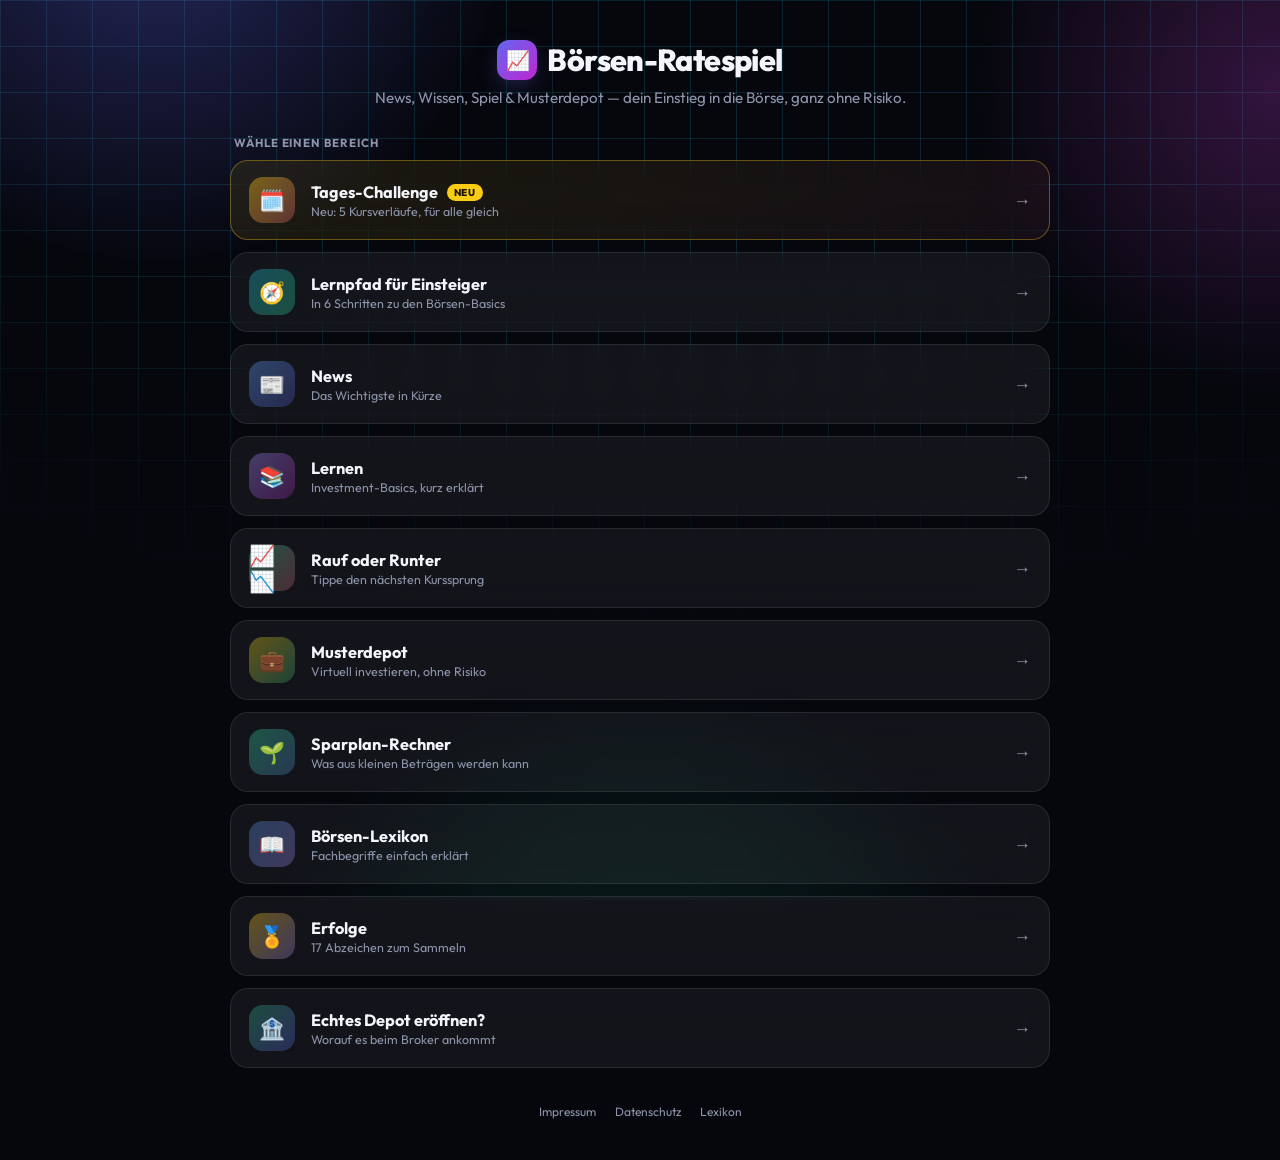
<file: index.html>
<!DOCTYPE html>
<html lang="de">
<head>
<meta charset="UTF-8">
<meta name="viewport" content="width=device-width, initial-scale=1.0">
<title>Börsen-Ratespiel</title>
<meta name="description" content="News, Wissen, Spiel & Musterdepot — dein Einstieg in die Börse, ganz ohne Risiko.">
<meta name="theme-color" content="#06070d">
<link rel="canonical" href="https://boersen-ratespiel.github.io/">

<meta property="og:type" content="website">
<meta property="og:locale" content="de_DE">
<meta property="og:title" content="Börsen-Ratespiel">
<meta property="og:description" content="News, Wissen, Spiel & Musterdepot — dein Einstieg in die Börse, ganz ohne Risiko.">
<meta property="og:image" content="https://boersen-ratespiel.github.io/og-image.jpg">
<meta property="og:url" content="https://boersen-ratespiel.github.io/">
<meta name="twitter:card" content="summary_large_image">
<meta name="twitter:title" content="Börsen-Ratespiel">
<meta name="twitter:description" content="News, Wissen, Spiel & Musterdepot — dein Einstieg in die Börse, ganz ohne Risiko.">
<meta name="twitter:image" content="https://boersen-ratespiel.github.io/og-image.jpg">

<link rel="manifest" href="manifest.json">
<link rel="icon" href="favicon.png">
<link rel="apple-touch-icon" href="apple-touch-icon.png">
<meta name="apple-mobile-web-app-capable" content="yes">
<meta name="apple-mobile-web-app-status-bar-style" content="black-translucent">
<meta name="apple-mobile-web-app-title" content="Börsenspiel">
<link rel="stylesheet" href="style.css">

<script data-goatcounter="https://boersen-ratespiel.goatcounter.com/count" async src="//gc.zgo.at/count.js"></script>
</head>
<body>
  <div id="bootSplash" class="boot-splash">
    <div class="boot-badge">📈</div>
    <div class="boot-text">KI-System wird initialisiert<span class="ai-typing-dots"><span></span><span></span><span></span></span></div>
    <div class="boot-bar-track"><div class="boot-bar-fill"></div></div>
  </div>
  <script>
    if (sessionStorage.getItem('boersenspiel_booted')) {
      document.getElementById('bootSplash').style.display = 'none';
    }
  </script>

  <div class="bg-grid" aria-hidden="true"></div>
  <div class="bg-glow" aria-hidden="true"></div>
  <div class="app">
    <header>
      <h1><span class="logo-badge">📈</span> Börsen-Ratespiel</h1>
      <p class="subtitle">News, Wissen, Spiel &amp; Musterdepot — dein Einstieg in die Börse, ganz ohne Risiko.</p>
    </header>

    <p class="menu-eyebrow">Wähle einen Bereich</p>
    <nav id="menu" class="menu">
      <button class="menu-item accent-daily menu-featured" data-view="daily-view">
        <span class="menu-icon">🗓️</span>
        <span class="menu-text">
          <span class="menu-label">Tages-Challenge <span class="menu-new">NEU</span></span>
          <span id="dailyMenuSub" class="menu-sub">Neu: 5 Kursverläufe, für alle gleich</span>
        </span>
        <span class="menu-arrow">→</span>
      </button>
      <button class="menu-item accent-lernpfad" data-view="lernpfad-view">
        <span class="menu-icon">🧭</span>
        <span class="menu-text">
          <span class="menu-label">Lernpfad für Einsteiger</span>
          <span id="lernpfadMenuSub" class="menu-sub">In 6 Schritten zu den Börsen-Basics</span>
        </span>
        <span class="menu-arrow">→</span>
      </button>
      <button class="menu-item accent-blue" data-view="news-view">
        <span class="menu-icon">📰</span>
        <span class="menu-text">
          <span class="menu-label">News</span>
          <span class="menu-sub">Das Wichtigste in Kürze</span>
        </span>
        <span class="menu-arrow">→</span>
      </button>
      <button class="menu-item accent-purple" data-view="learn-view">
        <span class="menu-icon">📚</span>
        <span class="menu-text">
          <span class="menu-label">Lernen</span>
          <span class="menu-sub">Investment-Basics, kurz erklärt</span>
        </span>
        <span class="menu-arrow">→</span>
      </button>
      <button class="menu-item accent-game" data-view="game-view">
        <span class="menu-icon">📈📉</span>
        <span class="menu-text">
          <span class="menu-label">Rauf oder Runter</span>
          <span class="menu-sub">Tippe den nächsten Kurssprung</span>
        </span>
        <span class="menu-arrow">→</span>
      </button>
      <button class="menu-item accent-depot" data-view="depot-view">
        <span class="menu-icon">💼</span>
        <span class="menu-text">
          <span class="menu-label">Musterdepot</span>
          <span class="menu-sub">Virtuell investieren, ohne Risiko</span>
        </span>
        <span class="menu-arrow">→</span>
      </button>
      <button class="menu-item accent-sparplan" data-view="sparplan-view">
        <span class="menu-icon">🌱</span>
        <span class="menu-text">
          <span class="menu-label">Sparplan-Rechner</span>
          <span class="menu-sub">Was aus kleinen Beträgen werden kann</span>
        </span>
        <span class="menu-arrow">→</span>
      </button>
      <button class="menu-item accent-lexikon" data-view="lexikon-view">
        <span class="menu-icon">📖</span>
        <span class="menu-text">
          <span class="menu-label">Börsen-Lexikon</span>
          <span class="menu-sub">Fachbegriffe einfach erklärt</span>
        </span>
        <span class="menu-arrow">→</span>
      </button>
      <button class="menu-item accent-erfolge" data-view="erfolge-view">
        <span class="menu-icon">🏅</span>
        <span class="menu-text">
          <span class="menu-label">Erfolge</span>
          <span id="badgeMenuSub" class="menu-sub">17 Abzeichen zum Sammeln</span>
        </span>
        <span class="menu-arrow">→</span>
      </button>
      <button class="menu-item accent-broker" data-view="broker-view">
        <span class="menu-icon">🏦</span>
        <span class="menu-text">
          <span class="menu-label">Echtes Depot eröffnen?</span>
          <span class="menu-sub">Worauf es beim Broker ankommt</span>
        </span>
        <span class="menu-arrow">→</span>
      </button>
    </nav>

    <section id="news-view" class="view hidden" data-hash="news">
      <button class="back-btn">← Zurück</button>

      <div class="ticker" data-label="📰 AKTUELL">
        <div id="tickerTrack" class="ticker-track"></div>
      </div>

      <p id="newsStatus" class="news-status hidden" role="status"></p>

      <div id="newsAiFazit" class="ai-fazit"></div>

      <div id="newsTop" class="news-top"></div>

      <div id="terminePanel" class="panel termine-panel hidden">
        <h2>📅 Termine der nächsten 7 Tage</h2>
        <div id="termineList" class="termine-days"></div>
        <p id="termineNote" class="panel-note"></p>
      </div>

      <div class="panel">
        <div class="depot-panel-head">
          <h2>📰 Meldungen</h2>
          <button id="newsShuffle" class="mini-btn">🔀 Neue Meldungen</button>
        </div>
        <ul id="newsList" class="info-list news-feed"></ul>
        <div id="newsTerms" class="news-terms hidden"></div>
        <p id="newsNote" class="panel-note"></p>
      </div>

      <div class="ad-slot hidden" data-slot="news"></div>
    </section>

    <section id="learn-view" class="view hidden" data-hash="lernen">
      <button class="back-btn">← Zurück</button>

      <div id="learnLevels" class="quiz-levels">
        <div class="panel">
          <h2>📚 Lernen</h2>
          <p class="panel-note quiz-intro">Wähle einen Schwierigkeitsgrad und beantworte Fragen zu Investment-Basics. 3 Leben, Punkte für jede richtige Antwort.</p>
          <ul id="learnLevelList" class="level-list"></ul>
        </div>
      </div>

      <div id="learnQuiz" class="quiz-play hidden">
        <div class="stats">
          <div class="stat"><span class="label">Frage</span><span id="quizProgress" class="value">1/5</span></div>
          <div class="stat"><span class="label">Punkte</span><span id="quizScore" class="value">0</span></div>
          <div class="stat"><span class="label">Leben</span><span id="quizLives" class="value">❤️❤️❤️</span></div>
        </div>

        <div class="quiz-progress-track"><div id="quizProgressBar" class="quiz-progress-bar"></div></div>

        <div class="panel quiz-panel">
          <h2 id="quizQuestion">Frage</h2>
          <ul id="quizAnswers" class="answer-list"></ul>
          <p id="quizExplanation" class="quiz-explanation hidden"></p>
          <button id="quizNext" class="btn next hidden">Weiter →</button>
        </div>
      </div>

      <div id="learnResult" class="quiz-result hidden">
        <div class="panel result-panel">
          <div id="resultEmoji" class="result-emoji">🎉</div>
          <h2 id="resultTitle">Geschafft!</h2>
          <p id="resultSummary" class="panel-note"></p>
          <div class="controls">
            <button id="resultRetry" class="btn next">Nochmal versuchen</button>
            <button id="resultBack" class="mini-btn">Zu den Leveln</button>
          </div>
        </div>
      </div>
    </section>

    <section id="depot-view" class="view hidden" data-hash="depot">
      <button class="back-btn">← Zurück</button>

      <div class="depot-hero">
        <span class="depot-hero-label">Kontostand</span>
        <span id="depotCash" class="depot-hero-value">0 €</span>
        <span id="depotReturn" class="depot-hero-return">0 %</span>
      </div>

      <div class="depot-substats">
        <div class="stat"><span class="label">Depotwert</span><span id="depotHoldingsValue" class="value">0 €</span></div>
        <div class="stat"><span class="label">Gesamt</span><span id="depotTotal" class="value">0 €</span></div>
      </div>

      <button id="aiAdvisorBtn" class="ai-advisor-btn">
        <span class="ai-advisor-icon">🤖</span>
        <span class="ai-advisor-text">
          <span class="ai-advisor-title">KI-Berater</span>
          <span class="ai-advisor-sub">Lass dein Depot analysieren</span>
        </span>
        <span class="ai-advisor-arrow">→</span>
      </button>

      <div class="panel depot-panel">
        <div class="depot-panel-head">
          <h2>💼 Musterdepot</h2>
          <button id="depotToggle" class="mini-btn start">▶️ Simulation starten</button>
        </div>
        <p id="depotLiveHint" class="live-hint hidden"><span class="live-dot"></span> Live — Kurse bewegen sich automatisch, du kannst jederzeit kaufen/verkaufen.</p>
        <ul id="depotStocks" class="stock-list"></ul>
        <p class="panel-note">Virtuelles Geld, fiktive Kurse (Random Walk) — kein echtes Marktdaten-Feed, keine Anlageberatung.</p>
      </div>

      <div class="panel depot-plan-panel">
        <h2>🌱 Sparplan üben</h2>
        <p class="panel-note quiz-intro">Richte einen virtuellen Sparplan auf den Welt-ETF ein und spul die Zeit vor: Wie fühlt sich ein Sparplan über Monate und Jahre an — mit allen Schwankungen?</p>
        <div class="depot-plan-row">
          <span class="depot-plan-label">Sparrate pro Monat</span>
          <div id="depotPlanAmounts" class="depot-plan-amounts">
            <button class="mini-btn" data-amount="25">25 €</button>
            <button class="mini-btn" data-amount="50">50 €</button>
            <button class="mini-btn" data-amount="100">100 €</button>
            <button class="mini-btn" data-amount="250">250 €</button>
          </div>
        </div>
        <div class="depot-plan-stats">
          <div class="stat"><span class="label">Laufzeit</span><span id="depotPlanTime" class="value">—</span></div>
          <div class="stat"><span class="label">Eingezahlt</span><span id="depotPlanPaid" class="value">0 €</span></div>
          <div class="stat"><span class="label">Wert ETF</span><span id="depotPlanValue" class="value">0 €</span></div>
        </div>
        <div class="controls depot-plan-controls">
          <button id="depotPlanMonth" class="mini-btn start">⏩ 1 Monat</button>
          <button id="depotPlanYear" class="mini-btn start">⏭️ 1 Jahr</button>
        </div>
        <p id="depotPlanHint" class="panel-note"></p>
      </div>

      <div class="panel broker-cta">
        <span class="broker-cta-badge">Werbung</span>
        <h2 class="broker-cta-title">📈 Bereit für den nächsten Schritt?</h2>
        <p class="broker-cta-text">Das Musterdepot ist reine Übung. Wenn du irgendwann echt investieren willst, kannst du dir hier kostenlos ein Depot bei einem Neobroker eröffnen.</p>
        <div class="broker-cta-links" data-placement="depot"></div>
        <p class="broker-cta-disclaimer">Partnerlinks: Meldest du dich über einen dieser Links an, erhalten wir ggf. eine Provision — für dich ändert sich nichts am Preis. Keine Anlageberatung, keine Empfehlung für einen bestimmten Anbieter.</p>
      </div>

      <p class="hint depot-reset-hint">Etwas verklickt? <button id="depotReset" class="link-btn">Depot zurücksetzen</button></p>
    </section>

    <section id="game-view" class="view hidden" data-hash="spiel">
      <button class="back-btn">← Zurück</button>

      <div class="stats">
        <div class="stat"><span class="label">Runde</span><span id="round" class="value">1</span></div>
        <div class="stat"><span class="label">Punkte</span><span id="score" class="value">0</span></div>
        <div class="stat"><span class="label">Serie</span><span id="streak" class="value">0</span><span id="multiplierBadge" class="multiplier-badge hidden">×1</span></div>
        <div class="stat"><span class="label">Bestserie</span><span id="best" class="value">0</span></div>
      </div>

      <div class="round-timer-track"><div id="roundTimerBar" class="round-timer-bar"></div></div>

      <div class="chart-wrap">
        <canvas id="chart" width="800" height="360"></canvas>
        <div id="banner" class="banner hidden"></div>
        <div id="streakToast" class="streak-toast hidden"></div>
      </div>

      <div class="controls">
        <button id="btnUp" class="btn up">📈 Rauf</button>
        <button id="btnDown" class="btn down">📉 Runter</button>
        <button id="btnNext" class="btn next hidden">Nächste Runde →</button>
      </div>

      <p class="hint">Hinweis: Die Kursverläufe sind zufällig simuliert (kein echtes Marktdaten-Feed) — nur zum Üben deines Gefühls für Trends, Volatilität und Rauschen.</p>
    </section>

    <section id="daily-view" class="view hidden" data-hash="challenge">
      <button class="back-btn">← Zurück</button>

      <div id="dailyPlay">
        <div class="stats">
          <div class="stat"><span class="label">Kurs</span><span id="dailyRound" class="value">1/5</span></div>
          <div class="stat"><span class="label">Treffer</span><span id="dailyScore" class="value">0</span></div>
          <div class="stat"><span class="label">Tage in Folge</span><span id="dailyStreak" class="value">0</span></div>
        </div>

        <div id="dailyDots" class="daily-dots" aria-hidden="true"></div>

        <div class="chart-wrap">
          <canvas id="dailyChart" width="800" height="360"></canvas>
          <div id="dailyBanner" class="banner hidden"></div>
        </div>

        <div class="controls">
          <button id="dailyUp" class="btn up">📈 Rauf</button>
          <button id="dailyDown" class="btn down">📉 Runter</button>
          <button id="dailyNext" class="btn next hidden">Nächster Kurs →</button>
        </div>

        <p class="hint">Jeden Tag 5 neue Kursverläufe — für alle Spieler gleich. Kein Zeitdruck, aber nur ein Versuch pro Tag. Die Kurse sind simuliert, keine echten Marktdaten.</p>
      </div>

      <div id="dailyResult" class="hidden">
        <div class="panel result-panel">
          <h2 id="dailyResultTitle">Geschafft!</h2>
          <div id="dailyResultEmojis" class="daily-emojis"></div>
          <p id="dailyResultSummary" class="panel-note"></p>
          <div class="controls daily-share-controls">
            <button id="dailyShare" class="btn next" data-goatcounter-click="daily-share">📤 Ergebnis teilen</button>
            <button id="dailyShareImage" class="mini-btn" data-goatcounter-click="daily-share-image">🖼️ Als Bild teilen</button>
          </div>
          <p id="dailyShareStatus" class="daily-share-status" role="status"></p>
          <p id="dailyCountdown" class="panel-note"></p>
        </div>

        <div class="panel daily-stats-panel">
          <h2>📊 Deine Statistik</h2>
          <div class="daily-stats-grid">
            <div><span id="dailyStatPlayed" class="ds-value">0</span><span class="ds-label">Gespielt</span></div>
            <div><span id="dailyStatAvg" class="ds-value">0</span><span class="ds-label">Ø Treffer</span></div>
            <div><span id="dailyStatStreak" class="ds-value">0</span><span class="ds-label">Serie</span></div>
            <div><span id="dailyStatMax" class="ds-value">0</span><span class="ds-label">Beste Serie</span></div>
          </div>
          <h3 class="ds-subhead">Treffer-Verteilung</h3>
          <div id="dailyDistribution" class="daily-distribution"></div>
        </div>
        <p class="hint">Bis morgen: <a class="link-btn" href="#spiel" data-goto="game-view">im freien Spiel „Rauf oder Runter“ weiterüben</a></p>
      </div>
    </section>

    <section id="sparplan-view" class="view hidden" data-hash="sparplan">
      <button class="back-btn">← Zurück</button>

      <div class="panel sp-panel">
        <h2>🌱 Sparplan-Rechner</h2>
        <p class="panel-note quiz-intro">Stell ein, wie viel du jeden Monat anlegst, und sieh, was daraus mit Zinseszins werden kann.</p>

        <div class="sp-field">
          <label for="spRate"><span>Monatliche Sparrate</span><output id="spRateOut" for="spRate">50 €</output></label>
          <input type="range" id="spRate" min="10" max="1000" step="10" value="50">
        </div>
        <div class="sp-field">
          <label for="spStart"><span>Startbetrag (einmalig)</span><output id="spStartOut" for="spStart">0 €</output></label>
          <input type="range" id="spStart" min="0" max="20000" step="500" value="0">
        </div>
        <div class="sp-field">
          <label for="spYears"><span>Laufzeit</span><output id="spYearsOut" for="spYears">20 Jahre</output></label>
          <input type="range" id="spYears" min="1" max="40" step="1" value="20">
        </div>
        <div class="sp-field">
          <label for="spReturn"><span>Angenommene Rendite pro Jahr</span><output id="spReturnOut" for="spReturn">5 %</output></label>
          <input type="range" id="spReturn" min="0" max="10" step="0.5" value="5">
        </div>
        <label class="sp-check">
          <input type="checkbox" id="spInflation">
          <span>In heutiger Kaufkraft anzeigen (2 % Inflation pro Jahr abgezogen)</span>
        </label>
      </div>

      <div class="depot-hero sp-hero">
        <span id="spResultLabel" class="depot-hero-label">Nach 20 Jahren hättest du etwa</span>
        <span id="spFinal" class="depot-hero-value">0 €</span>
        <span id="spMultiple" class="depot-hero-return">0 %</span>
      </div>

      <div class="depot-substats">
        <div class="stat"><span class="label">Eingezahlt</span><span id="spPaid" class="value">0 €</span></div>
        <div class="stat"><span class="label">Wertzuwachs</span><span id="spGain" class="value">0 €</span></div>
      </div>

      <div class="chart-wrap sp-chart-wrap">
        <canvas id="spChart" width="800" height="320" role="img" aria-label="Verlauf von Einzahlungen und Depotwert über die Laufzeit"></canvas>
      </div>
      <div class="sp-legend">
        <span><i class="sp-swatch paid"></i> Eingezahlt</span>
        <span><i class="sp-swatch gain"></i> Wert inkl. Zinseszins</span>
      </div>

      <div class="panel">
        <h2>📊 Zwischenstände</h2>
        <ul id="spMilestones" class="sp-milestones"></ul>
        <p class="panel-note">Beispielrechnung mit gleichbleibender Rendite, monatlicher Einzahlung und monatlicher Verzinsung. Echte Kurse schwanken — auch Verluste sind möglich, eine bestimmte Rendite ist nie garantiert. Kosten und Steuern sind nicht berücksichtigt. Keine Anlageberatung. Was hinter den Begriffen steckt: <a class="link-btn" href="#lexikon" data-lex="sparplan">Sparplan</a>, <a class="link-btn" href="#lexikon" data-lex="zinseszins">Zinseszins</a>, <a class="link-btn" href="#lexikon" data-lex="cost-average">Cost-Average-Effekt</a>.</p>
      </div>

      <div class="panel broker-cta">
        <span class="broker-cta-badge">Werbung</span>
        <h2 class="broker-cta-title">🌱 Sparplan echt starten?</h2>
        <p class="broker-cta-text">Viele Neobroker bieten ETF-Sparpläne schon ab kleinen Beträgen an. Wenn du soweit bist, kannst du hier ein Depot eröffnen.</p>
        <div class="broker-cta-links" data-placement="sparplan"></div>
        <p class="broker-cta-disclaimer">Partnerlinks: Meldest du dich über einen dieser Links an, erhalten wir ggf. eine Provision — für dich ändert sich nichts am Preis. Keine Anlageberatung, keine Empfehlung für einen bestimmten Anbieter oder ein bestimmtes Produkt.</p>
      </div>

      <div class="ad-slot hidden" data-slot="sparplan"></div>

      <p class="hint">Lieber erst üben? <a class="link-btn" href="#depot" data-goto="depot-view">Zum Musterdepot</a></p>
    </section>

    <section id="lexikon-view" class="view hidden" data-hash="lexikon">
      <button class="back-btn">← Zurück</button>

      <div class="panel lex-panel">
        <h2>📖 Börsen-Lexikon</h2>
        <input type="search" id="lexSearch" class="lex-search" placeholder="Begriff suchen, z. B. ETF oder Inflation" aria-label="Lexikon durchsuchen" autocomplete="off">
        <p id="lexEmpty" class="panel-note hidden">Kein Begriff gefunden. Versuch es mit einem anderen Wort.</p>

        <div id="lexList" class="lex-list">
          <article class="lex-entry" id="lex-aktie" data-match="aktie">
            <h3>Aktie</h3>
            <p>Ein Anteilsschein an einem Unternehmen. Wer eine Aktie kauft, wird Miteigentümer: Er ist am Gewinn beteiligt (z. B. über die <a class="link-btn" href="#lexikon" data-lex="dividende">Dividende</a>) und darf auf der Hauptversammlung abstimmen. Steigt der Wert des Unternehmens, steigt meist auch der Kurs — umgekehrt genauso.</p>
          </article>
          <article class="lex-entry" id="lex-anleihe" data-match="anleihe,bond$,bonds$">
            <h3>Anleihe</h3>
            <p>Ein Kredit, den du einem Staat oder Unternehmen gibst. Dafür bekommst du in der Regel feste Zinsen (Kupon) und am Ende der Laufzeit dein Geld zurück — sofern der Schuldner zahlen kann. Steigen die Marktzinsen, fallen die Kurse bestehender Anleihen, weil neue Anleihen dann mehr Zins bieten.</p>
          </article>
          <article class="lex-entry" id="lex-arbeitsmarkt" data-match="arbeitslos,erwerbstätig,erwerbslos,beschäftigte,unemployment,employment">
            <h3>Arbeitsmarktdaten</h3>
            <p>Zahlen wie Erwerbstätige, Arbeitslosenquote oder neu geschaffene Stellen. Sie zeigen, wie gut die Wirtschaft läuft: Viele Jobs bedeuten meist mehr Einkommen und Konsum. Notenbanken beobachten den Arbeitsmarkt genau, weil ein sehr enger Arbeitsmarkt Löhne und damit Preise antreiben kann.</p>
          </article>
          <article class="lex-entry" id="lex-aussenhandel" data-match="außenhandel,export,import$,importe,trade balance">
            <h3>Außenhandel</h3>
            <p>Der Handel mit anderen Ländern: Exporte (Verkäufe ins Ausland) und Importe (Käufe aus dem Ausland). Für eine Exportnation wie Deutschland sind die Exportzahlen ein wichtiger Hinweis darauf, wie gefragt heimische Produkte weltweit sind.</p>
          </article>
          <article class="lex-entry" id="lex-baerenmarkt" data-match="bärenmarkt">
            <h3>Bärenmarkt</h3>
            <p>Eine längere Phase mit fallenden Kursen. Als Faustregel spricht man davon, wenn ein Index mehr als 20 % unter seinem letzten Hoch liegt. Das Bild: Der Bär schlägt mit der Tatze von oben nach unten. Das Gegenteil ist der <a class="link-btn" href="#lexikon" data-lex="bullenmarkt">Bullenmarkt</a>.</p>
          </article>
          <article class="lex-entry" id="lex-bip" data-match="bip$,bruttoinlandsprodukt,wirtschaftsleistung,gdp$">
            <h3>Bruttoinlandsprodukt (BIP)</h3>
            <p>Der Wert aller Waren und Dienstleistungen, die in einem Land in einem Zeitraum hergestellt werden. Das BIP ist das wichtigste Maß für die Wirtschaftsleistung. Schrumpft es zwei Quartale in Folge, spricht man oft von einer (technischen) Rezession.</p>
          </article>
          <article class="lex-entry" id="lex-blue-chip" data-match="">
            <h3>Blue Chip</h3>
            <p>Eine Aktie eines großen, etablierten und finanzstarken Unternehmens — typischerweise Mitglied in großen Indizes wie dem <a class="link-btn" href="#lexikon" data-lex="dax">DAX</a>. Der Name kommt vom Poker: Die blauen Chips hatten den höchsten Wert.</p>
          </article>
          <article class="lex-entry" id="lex-boerse" data-match="börse">
            <h3>Börse</h3>
            <p>Ein Marktplatz, auf dem Wertpapiere wie Aktien, Anleihen oder ETFs gehandelt werden. Der Preis (Kurs) entsteht aus Angebot und Nachfrage: Wollen mehr Menschen kaufen als verkaufen, steigt der Kurs. Die größte deutsche Börse ist die Frankfurter Wertpapierbörse mit dem Handelssystem Xetra.</p>
          </article>
          <article class="lex-entry" id="lex-broker" data-match="">
            <h3>Broker</h3>
            <p>Ein Anbieter, über den du Wertpapiere kaufen und verkaufen kannst — früher meist die Hausbank, heute oft günstige Online- oder Neobroker per App. Der Broker leitet deine <a class="link-btn" href="#lexikon" data-lex="order">Order</a> an die Börse weiter und verwahrt die Wertpapiere in deinem <a class="link-btn" href="#lexikon" data-lex="depot">Depot</a>.</p>
          </article>
          <article class="lex-entry" id="lex-bullenmarkt" data-match="bullenmarkt">
            <h3>Bullenmarkt</h3>
            <p>Eine längere Phase mit steigenden Kursen. Das Bild: Der Bulle stößt mit den Hörnern von unten nach oben. Das Gegenteil ist der <a class="link-btn" href="#lexikon" data-lex="baerenmarkt">Bärenmarkt</a>.</p>
          </article>
          <article class="lex-entry" id="lex-cost-average" data-match="">
            <h3>Cost-Average-Effekt</h3>
            <p>Wer regelmäßig einen festen Betrag investiert (z. B. per <a class="link-btn" href="#lexikon" data-lex="sparplan">Sparplan</a>), kauft bei niedrigen Kursen automatisch mehr Anteile und bei hohen weniger. Das glättet den durchschnittlichen Einstiegspreis und nimmt die Frage nach dem „richtigen Zeitpunkt" ab. Eine höhere Rendite ist damit aber nicht garantiert.</p>
          </article>
          <article class="lex-entry" id="lex-dax" data-match="dax$">
            <h3>DAX</h3>
            <p>Der Deutsche Aktienindex — der wichtigste deutsche <a class="link-btn" href="#lexikon" data-lex="aktienindex">Aktienindex</a>. Er enthält seit 2021 die 40 größten börsennotierten Unternehmen Deutschlands (vorher 30). Der DAX ist ein Performance-Index: Dividenden werden rechnerisch wieder angelegt.</p>
          </article>
          <article class="lex-entry" id="lex-depot" data-match="">
            <h3>Depot</h3>
            <p>Ein Konto, auf dem deine Wertpapiere verwahrt werden — so wie ein Girokonto für Geld. Ohne Depot kannst du keine Aktien oder ETFs kaufen. In der App kannst du das im <a class="link-btn" href="#depot" data-goto="depot-view">Musterdepot</a> ohne echtes Geld ausprobieren.</p>
          </article>
          <article class="lex-entry" id="lex-diversifikation" data-match="">
            <h3>Diversifikation</h3>
            <p>Risikostreuung: das Geld auf viele verschiedene Anlagen, Branchen und Länder verteilen, statt „alle Eier in einen Korb zu legen". Fällt eine Anlage stark, trifft das dann nur einen kleinen Teil des Vermögens. Ein einfacher Weg dazu ist ein breit gestreuter <a class="link-btn" href="#lexikon" data-lex="etf">ETF</a>.</p>
          </article>
          <article class="lex-entry" id="lex-dividende" data-match="dividende">
            <h3>Dividende</h3>
            <p>Der Teil des Gewinns, den ein Unternehmen an seine Aktionäre ausschüttet — meist einmal im Jahr, manche Unternehmen zahlen auch quartalsweise. Über die Höhe entscheidet die Hauptversammlung. Eine Dividende ist nie garantiert und kann gekürzt oder gestrichen werden.</p>
          </article>
          <article class="lex-entry" id="lex-erzeugerpreise" data-match="erzeugerpreis,producer price">
            <h3>Erzeugerpreise</h3>
            <p>Die Preise, die Hersteller für ihre Produkte verlangen, bevor diese im Handel landen. Steigen die Erzeugerpreise, kommt das oft mit etwas Verzögerung auch bei den Verbraucherpreisen an. Sie gelten deshalb als Frühindikator für die <a class="link-btn" href="#lexikon" data-lex="inflation">Inflation</a>.</p>
          </article>
          <article class="lex-entry" id="lex-etf" data-match="etf$,etfs$">
            <h3>ETF</h3>
            <p>Exchange Traded Fund — ein börsengehandelter <a class="link-btn" href="#lexikon" data-lex="fonds">Fonds</a>, der meist einfach einen <a class="link-btn" href="#lexikon" data-lex="aktienindex">Index</a> nachbildet, z. B. den <a class="link-btn" href="#lexikon" data-lex="msci-world">MSCI World</a>. Mit einem einzigen ETF-Anteil bist du an Hunderten Unternehmen beteiligt. ETFs sind meist deutlich günstiger als aktiv gemanagte Fonds (siehe <a class="link-btn" href="#lexikon" data-lex="ter">TER</a>).</p>
          </article>
          <article class="lex-entry" id="lex-ezb" data-match="ezb$,ecb$,europäische zentralbank,european central bank">
            <h3>EZB (Europäische Zentralbank)</h3>
            <p>Die Notenbank der Euro-Länder mit Sitz in Frankfurt am Main. Ihre wichtigste Aufgabe ist stabile Preise: Sie strebt mittelfristig eine <a class="link-btn" href="#lexikon" data-lex="inflation">Inflation</a> von 2 % an. Ihr wichtigstes Werkzeug sind die <a class="link-btn" href="#lexikon" data-lex="leitzins">Leitzinsen</a>. Das US-Gegenstück ist die Federal Reserve („Fed").</p>
          </article>
          <article class="lex-entry" id="lex-fonds" data-match="">
            <h3>Fonds</h3>
            <p>Ein großer Topf, in dem das Geld vieler Anleger gemeinsam angelegt wird — etwa in Aktien oder Anleihen. Bei aktiven Fonds wählt ein Fondsmanager die Wertpapiere aus, bei passiven Fonds (<a class="link-btn" href="#lexikon" data-lex="etf">ETFs</a>) wird einfach ein Index nachgebildet. Fondsvermögen ist Sondervermögen und bleibt auch geschützt, wenn die Fondsgesellschaft pleitegeht.</p>
          </article>
          <article class="lex-entry" id="lex-hebel" data-match="">
            <h3>Hebel</h3>
            <p>Hebelprodukte (z. B. Optionsscheine, Knock-out-Zertifikate, CFDs) verstärken die Bewegung eines Basiswerts. Bei einem Hebel von 5 wirkt ein Kursplus von 2 % ungefähr wie 10 % — ein Minus von 2 % aber ebenso wie −10 %. Totalverluste sind möglich; die meisten Privatanleger verlieren mit solchen Produkten Geld.</p>
          </article>
          <article class="lex-entry" id="lex-aktienindex" data-match="">
            <h3>Index (Aktienindex)</h3>
            <p>Eine Kennzahl, die die Entwicklung einer Gruppe von Aktien zusammenfasst — z. B. der <a class="link-btn" href="#lexikon" data-lex="dax">DAX</a> für große deutsche oder der <a class="link-btn" href="#lexikon" data-lex="msci-world">MSCI World</a> für große Unternehmen aus Industrieländern. Ein Index zeigt auf einen Blick, wie sich „der Markt" entwickelt.</p>
          </article>
          <article class="lex-entry" id="lex-inflation" data-match="inflation,verbraucherpreis,teuerung,consumer price,hicp$">
            <h3>Inflation</h3>
            <p>Der allgemeine Anstieg der Preise. Bei 2 % Inflation kostet ein Einkauf für 100 € nach einem Jahr etwa 102 € — dein Geld verliert also an Kaufkraft. Gemessen wird sie meist über den Verbraucherpreisindex. Deshalb zählt bei Geldanlagen die „Realrendite": Rendite minus Inflation.</p>
          </article>
          <article class="lex-entry" id="lex-kgv" data-match="">
            <h3>KGV (Kurs-Gewinn-Verhältnis)</h3>
            <p>Aktienkurs geteilt durch den Gewinn je Aktie. Ein KGV von 15 heißt: Du zahlst für das Unternehmen das 15-Fache seines Jahresgewinns. Ein niedriges KGV kann auf eine günstige Aktie hindeuten — oder darauf, dass der Markt schlechtere Zeiten erwartet. Verwandt ist das KBV (Kurs-Buchwert-Verhältnis).</p>
          </article>
          <article class="lex-entry" id="lex-leerverkauf" data-match="">
            <h3>Leerverkauf (Short)</h3>
            <p>Eine Wette auf fallende Kurse: Man leiht sich Aktien, verkauft sie sofort und hofft, sie später günstiger zurückkaufen und zurückgeben zu können. Steigt der Kurs stattdessen, ist der mögliche Verlust theoretisch unbegrenzt.</p>
          </article>
          <article class="lex-entry" id="lex-leitzins" data-match="leitzins,zinsentscheid,geldpolitik,interest rate,monetary policy">
            <h3>Leitzins</h3>
            <p>Der Zins, zu dem sich Geschäftsbanken bei der Zentralbank Geld leihen oder dort anlegen können. Im Euroraum legt ihn die <a class="link-btn" href="#lexikon" data-lex="ezb">EZB</a> fest. Hohe Leitzinsen verteuern Kredite und bremsen die <a class="link-btn" href="#lexikon" data-lex="inflation">Inflation</a>; niedrige beleben die Wirtschaft. Zinsentscheide bewegen oft die Börsen.</p>
          </article>
          <article class="lex-entry" id="lex-marktkapitalisierung" data-match="marktkapitalisierung,börsenwert">
            <h3>Marktkapitalisierung</h3>
            <p>Der Börsenwert eines Unternehmens: Aktienkurs × Anzahl aller Aktien. Viele Indizes gewichten ihre Mitglieder danach — große Unternehmen haben dann mehr Einfluss auf den Index als kleine. Der Streubesitz („Free Float") ist der Teil der Aktien, der frei an der Börse gehandelt wird.</p>
          </article>
          <article class="lex-entry" id="lex-msci-world" data-match="msci">
            <h3>MSCI World</h3>
            <p>Ein Aktienindex mit rund 1.400 großen und mittelgroßen Unternehmen aus 23 Industrieländern. Er ist einer der beliebtesten Indizes für ETF-Sparpläne. Wichtig: Schwellenländer wie China oder Indien sind nicht enthalten, und US-Unternehmen machen einen sehr großen Teil (rund 70 %) aus.</p>
          </article>
          <article class="lex-entry" id="lex-order" data-match="">
            <h3>Order</h3>
            <p>Ein Kauf- oder Verkaufsauftrag für ein Wertpapier. Eine Market-Order wird sofort zum nächsten verfügbaren Preis ausgeführt. Eine Limit-Order nur zu deinem Wunschpreis oder besser. Eine Stop-Loss-Order verkauft automatisch, wenn der Kurs unter eine festgelegte Marke fällt — um Verluste zu begrenzen.</p>
          </article>
          <article class="lex-entry" id="lex-rebalancing" data-match="">
            <h3>Rebalancing</h3>
            <p>Das regelmäßige Zurücksetzen des Depots auf die ursprünglich geplante Aufteilung. Beispiel: Geplant sind 70 % Aktien und 30 % Anleihen. Nach einem guten Aktienjahr sind es 80/20 — dann werden Aktien verkauft oder Anleihen nachgekauft, bis wieder 70/30 erreicht ist.</p>
          </article>
          <article class="lex-entry" id="lex-rendite" data-match="rendite">
            <h3>Rendite</h3>
            <p>Der Ertrag einer Geldanlage, meist in Prozent pro Jahr angegeben — also Kursgewinne plus Zinsen oder Dividenden. Grundregel: Höhere Renditechancen gehen fast immer mit höherem Risiko einher. Wichtig ist auch die Rendite nach Kosten, Steuern und <a class="link-btn" href="#lexikon" data-lex="inflation">Inflation</a>.</p>
          </article>
          <article class="lex-entry" id="lex-sparerpauschbetrag" data-match="">
            <h3>Sparerpauschbetrag</h3>
            <p>In Deutschland bleiben Kapitalerträge (Zinsen, Dividenden, Kursgewinne) bis 1.000 € pro Person und Jahr steuerfrei (Ehepaare: 2.000 €, Stand seit 2023). Damit das automatisch klappt, erteilt man seiner Bank oder seinem Broker einen Freistellungsauftrag. Darüber fällt Abgeltungsteuer an (25 % plus Solidaritätszuschlag, ggf. Kirchensteuer).</p>
          </article>
          <article class="lex-entry" id="lex-sparplan" data-match="">
            <h3>Sparplan</h3>
            <p>Du investierst regelmäßig, z. B. monatlich, einen festen Betrag in einen ETF, Fonds oder eine Aktie. Das geht bei vielen Brokern schon mit kleinen Beträgen und nutzt den <a class="link-btn" href="#lexikon" data-lex="cost-average">Cost-Average-Effekt</a> und den <a class="link-btn" href="#lexikon" data-lex="zinseszins">Zinseszins</a>. Rechne es im <a class="link-btn" href="#sparplan" data-goto="sparplan-view">Sparplan-Rechner</a> durch.</p>
          </article>
          <article class="lex-entry" id="lex-spread" data-match="">
            <h3>Spread</h3>
            <p>Der Unterschied zwischen Kaufkurs (Briefkurs, „Ask") und Verkaufskurs (Geldkurs, „Bid"). Kaufst und verkaufst du sofort wieder, verlierst du genau diesen Spread. Bei viel gehandelten Wertpapieren ist er klein, bei wenig gehandelten größer.</p>
          </article>
          <article class="lex-entry" id="lex-tagesgeld" data-match="tagesgeld">
            <h3>Tagesgeld</h3>
            <p>Ein verzinstes Konto, über das du jederzeit verfügen kannst. Guthaben bis 100.000 € pro Person und Bank sind in der EU über die gesetzliche Einlagensicherung geschützt. Gut für den Notgroschen — die Zinsen liegen aber oft nur in der Nähe der <a class="link-btn" href="#lexikon" data-lex="inflation">Inflation</a> oder darunter.</p>
          </article>
          <article class="lex-entry" id="lex-ter" data-match="">
            <h3>TER (Gesamtkostenquote)</h3>
            <p>Total Expense Ratio: die laufenden jährlichen Kosten eines Fonds oder ETFs in Prozent, die automatisch aus dem Fondsvermögen entnommen werden. Breite ETFs liegen oft bei 0,1–0,3 %, aktive Fonds häufig bei 1–2 %. Wie gut ein ETF seinen Index tatsächlich abbildet, zeigt die Tracking Difference.</p>
          </article>
          <article class="lex-entry" id="lex-thesaurierend" data-match="">
            <h3>Thesaurierend / Ausschüttend</h3>
            <p>Ein ausschüttender Fonds zahlt Dividenden und Zinsen an dich aus. Ein thesaurierender legt sie automatisch wieder an — gut für den <a class="link-btn" href="#lexikon" data-lex="zinseszins">Zinseszins</a>. In Deutschland wird bei thesaurierenden Fonds jährlich trotzdem eine kleine „Vorabpauschale" versteuert, soweit sie nicht vom <a class="link-btn" href="#lexikon" data-lex="sparerpauschbetrag">Sparerpauschbetrag</a> gedeckt ist.</p>
          </article>
          <article class="lex-entry" id="lex-volatilitaet" data-match="volatilität,volatility">
            <h3>Volatilität</h3>
            <p>Wie stark ein Kurs schwankt, gemessen meist als Standardabweichung der Renditen. Eine volatile Aktie macht große Sprünge nach oben und unten, eine wenig volatile verläuft ruhiger. Im Spiel <a class="link-btn" href="#spiel" data-goto="game-view">Rauf oder Runter</a> kannst du das Rauschen selbst erleben.</p>
          </article>
          <article class="lex-entry" id="lex-zinseszins" data-match="">
            <h3>Zinseszins</h3>
            <p>Erträge werfen selbst wieder Erträge ab. Beispiel: 1.000 € bei 5 % pro Jahr werden nach einem Jahr 1.050 €, im zweiten Jahr gibt es 5 % auf 1.050 € — also 52,50 €. Je länger die Laufzeit, desto stärker wirkt der Effekt. Probiere es im <a class="link-btn" href="#sparplan" data-goto="sparplan-view">Sparplan-Rechner</a> aus.</p>
          </article>
        </div>

        <p class="panel-note">Vereinfachte Erklärungen zum Lernen, Stand 2026 — keine Anlage- oder Steuerberatung. Alle Begriffe gibt es auch als <a href="lexikon/">einzelne Seiten zum Verlinken</a>.</p>
      </div>

      <div class="ad-slot hidden" data-slot="lexikon"></div>
    </section>

    <section id="lernpfad-view" class="view hidden" data-hash="lernpfad">
      <button class="back-btn">← Zurück</button>
      <div class="panel">
        <h2>🧭 Lernpfad für Einsteiger</h2>
        <p class="panel-note quiz-intro">Sechs kurze Schritte von „Was ist eine Aktie?" bis zum ersten virtuellen Kauf. Erledigte Schritte hakt die App automatisch ab.</p>
        <div class="quiz-progress-track"><div id="lernpfadProgressBar" class="quiz-progress-bar"></div></div>
        <p id="lernpfadProgress" class="lp-progress">0 von 6 Schritten</p>
        <ol id="lernpfadList" class="lp-list"></ol>
        <p id="lernpfadDone" class="lp-done hidden">🎉 Geschafft! Du kennst jetzt die wichtigsten Grundlagen. Weiter geht es mit dem Quiz „Mittel" oder der <a class="link-btn" href="#challenge" data-goto="daily-view">Tages-Challenge</a>.</p>
      </div>
    </section>

    <section id="erfolge-view" class="view hidden" data-hash="erfolge">
      <button class="back-btn">← Zurück</button>
      <div class="panel">
        <h2>🏅 Erfolge</h2>
        <div class="quiz-progress-track"><div id="badgeProgressBar" class="quiz-progress-bar"></div></div>
        <p id="badgeProgress" class="lp-progress">0 von 17</p>
        <ul id="badgeList" class="badge-grid"></ul>
        <p class="panel-note">Deine Erfolge werden nur lokal in diesem Browser gespeichert.</p>
      </div>
      <div class="panel support-box hidden">
        <h2>☕ Gefällt dir die App?</h2>
        <p class="broker-cta-text">Die App ist kostenlos und ohne Tracking-Cookies. Wenn du die Weiterentwicklung unterstützen möchtest, freue ich mich über einen Kaffee.</p>
        <a class="broker-cta-btn support-link hidden" href="#" target="_blank" rel="noopener noreferrer" data-goatcounter-click="support-erfolge">☕ App unterstützen <span class="broker-cta-arrow">→</span></a>
      </div>
    </section>

    <section id="broker-view" class="view hidden" data-hash="broker">
      <button class="back-btn">← Zurück</button>
      <div class="panel">
        <h2>🏦 Echtes Depot eröffnen: Worauf achten?</h2>
        <p class="panel-note quiz-intro">Wer nach dem Üben echt investieren will, braucht ein Depot bei einer Bank oder einem Broker. Diese Punkte solltest du beim Vergleich prüfen:</p>
        <ol class="broker-checklist">
          <li><strong>Kosten pro Order:</strong> Was kostet ein Kauf oder Verkauf? Gibt es Zusatzkosten der Börse (Fremdkosten)?</li>
          <li><strong>Sparplan:</strong> Welche ETFs gibt es als Sparplan, ab welcher Rate, und kostet die Ausführung etwas?</li>
          <li><strong>Depotgebühren:</strong> Kostet das Depot selbst etwas — dauerhaft oder erst ab einem Betrag?</li>
          <li><strong>Sicherheit:</strong> Guthaben auf dem Verrechnungskonto ist bei Banken in der EU gesetzlich bis 100.000 € geschützt. Wertpapiere gehören dir und sind bei der Pleite des Brokers geschützt.</li>
          <li><strong>Bedienung:</strong> Kommst du mit App und Webseite gut zurecht? Gibt es einen Kundenservice?</li>
          <li><strong>Steuern:</strong> Ein deutscher Anbieter führt die Abgeltungsteuer automatisch ab und nimmt deinen <a class="link-btn" href="#lexikon" data-lex="sparerpauschbetrag">Freistellungsauftrag</a> an.</li>
        </ol>
      </div>

      <div class="panel broker-cta">
        <span class="broker-cta-badge">Werbung</span>
        <h2 class="broker-cta-title">Anbieter</h2>
        <p class="broker-cta-text">Die Auswahl ist keine Empfehlung und kein vollständiger Marktvergleich. Aktuelle Kosten und Bedingungen findest du im Preis- und Leistungsverzeichnis des jeweiligen Anbieters.</p>
        <ul id="brokerList" class="broker-list"></ul>
        <p class="broker-cta-disclaimer">Partnerlinks: Meldest du dich über einen dieser Links an, erhalten wir ggf. eine Provision — für dich ändert sich nichts am Preis. Keine Anlageberatung. Investieren ist mit Risiken verbunden, bis hin zum Verlust des eingesetzten Geldes.</p>
      </div>

      <p class="hint">Noch unsicher? <a class="link-btn" href="#depot" data-goto="depot-view">Erst im Musterdepot üben</a></p>
    </section>

    <footer class="app-footer">
      <a href="impressum.html">Impressum</a>
      <a href="datenschutz.html">Datenschutz</a>
      <a href="lexikon/">Lexikon</a>
      <a class="support-link hidden" href="#" target="_blank" rel="noopener noreferrer" data-goatcounter-click="support-footer">☕ Unterstützen</a>
    </footer>

  <div id="badgeToast" class="badge-toast hidden" role="status" aria-live="polite"></div>
  </div>

  <div id="confirmModal" class="modal-overlay hidden">
    <div class="modal-panel" role="alertdialog" aria-modal="true" aria-describedby="confirmModalText">
      <p id="confirmModalText"></p>
      <div class="controls">
        <button id="confirmModalCancel" class="mini-btn">Abbrechen</button>
        <button id="confirmModalOk" class="btn down">Zurücksetzen</button>
      </div>
    </div>
  </div>

  <div id="aiModal" class="modal-overlay hidden">
    <div class="modal-panel ai-panel" role="dialog" aria-modal="true" aria-label="KI-Berater">
      <div class="ai-chat-header">
        <span class="ai-avatar">🤖</span>
        <span class="ai-chat-title">KI-Berater</span>
        <button id="aiModalClose" class="ai-close" aria-label="Schließen">✕</button>
      </div>
      <div id="aiChatBody" class="ai-chat-body"></div>
      <p class="ai-disclaimer">Regelbasierte Analyse deines simulierten Depots, keine echte Anlageberatung.</p>
    </div>
  </div>

  <script src="script.js"></script>
</body>
</html>
</file>
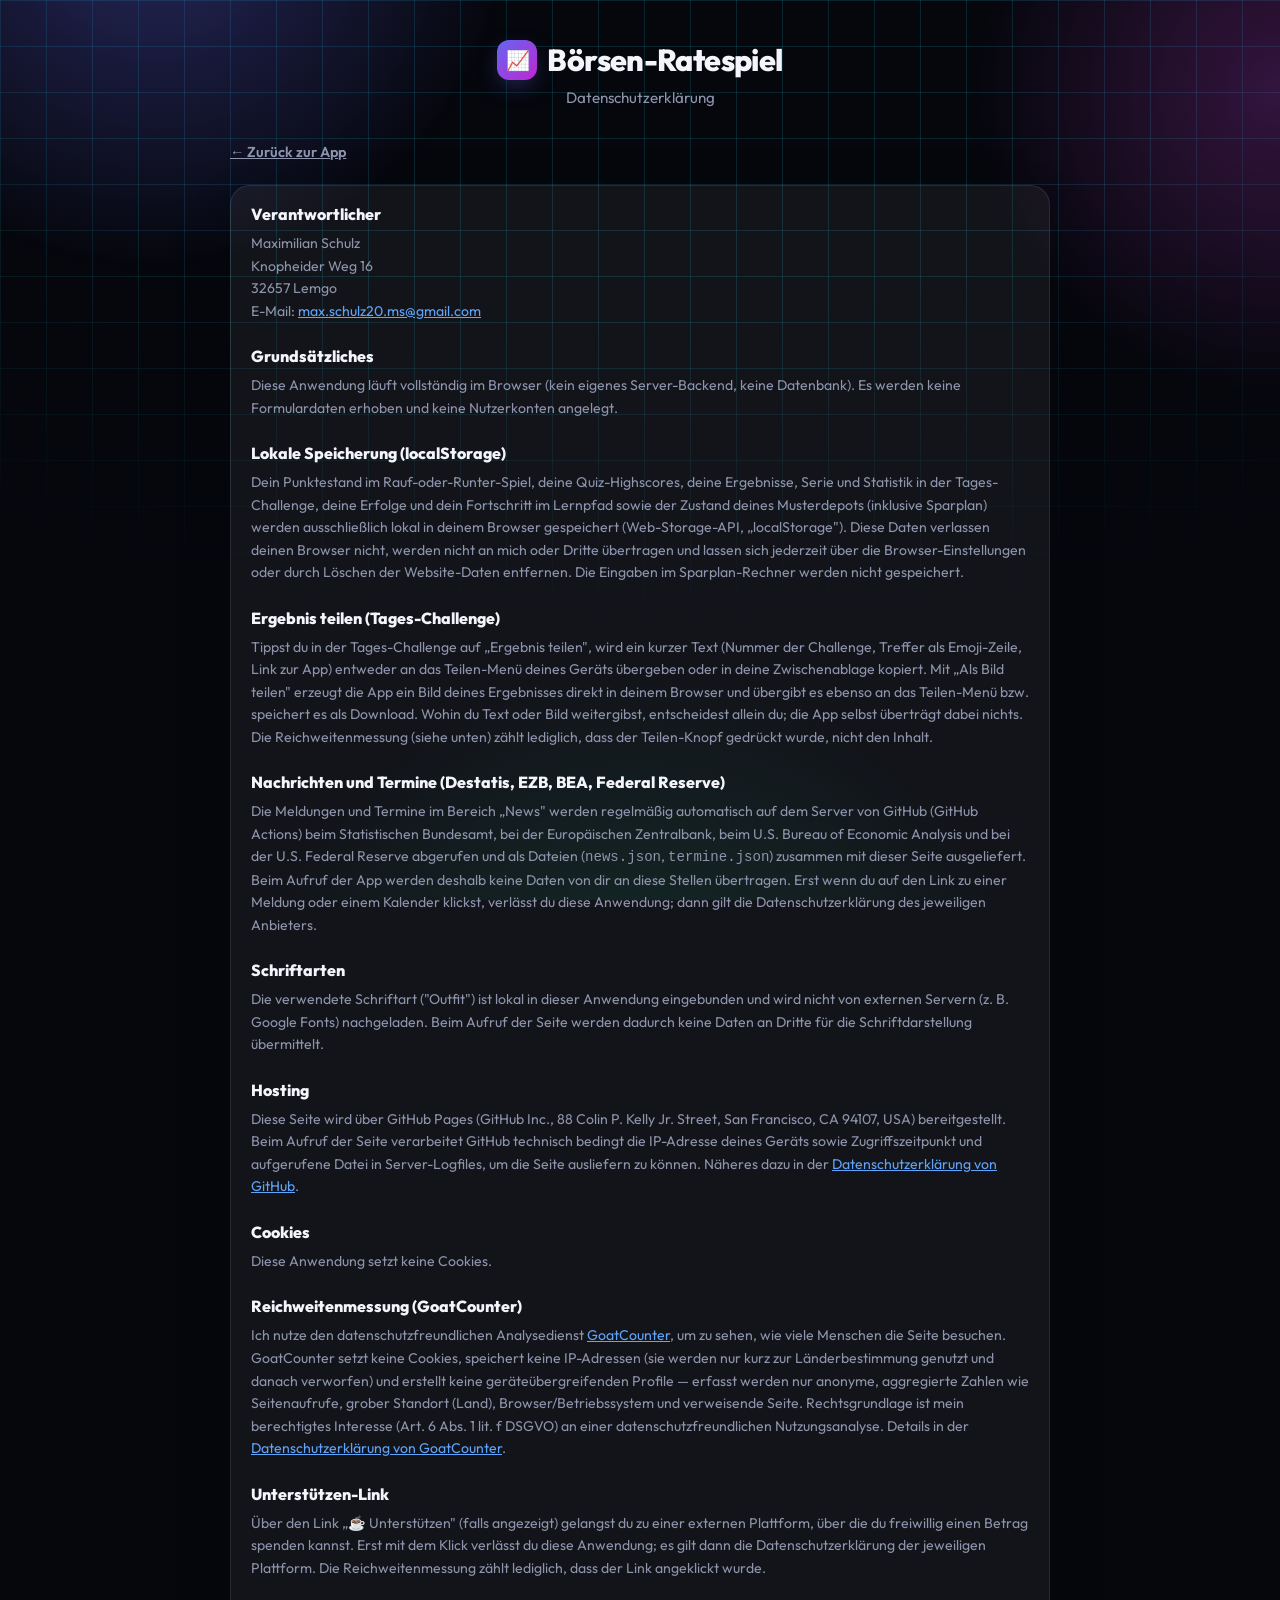
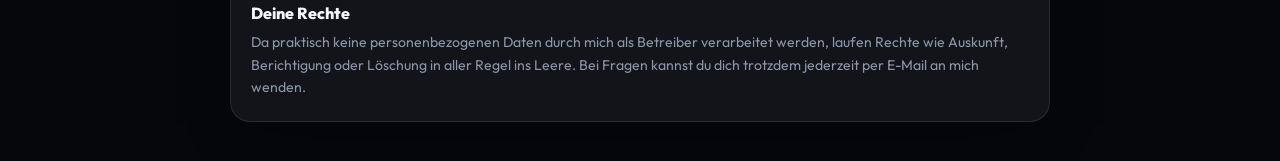
<file: datenschutz.html>
<!DOCTYPE html>
<html lang="de">
<head>
<meta charset="UTF-8">
<meta name="viewport" content="width=device-width, initial-scale=1.0">
<title>Datenschutz — Börsen-Ratespiel</title>
<meta name="robots" content="noindex">
<link rel="icon" href="favicon.png">
<link rel="stylesheet" href="style.css">
</head>
<body>
  <div class="bg-grid" aria-hidden="true"></div>
  <div class="bg-glow" aria-hidden="true"></div>
  <div class="app">
    <header>
      <h1><span class="logo-badge">📈</span> Börsen-Ratespiel</h1>
      <p class="subtitle">Datenschutzerklärung</p>
    </header>

    <a href="index.html" class="back-btn">← Zurück zur App</a>

    <div class="panel legal-panel">
      <h2>Verantwortlicher</h2>
      <p>
        Maximilian Schulz<br>
        Knopheider Weg 16<br>
        32657 Lemgo<br>
        E-Mail: <a href="mailto:max.schulz20.ms@gmail.com">max.schulz20.ms@gmail.com</a>
      </p>

      <h2>Grundsätzliches</h2>
      <p>
        Diese Anwendung läuft vollständig im Browser (kein eigenes Server-Backend, keine Datenbank). Es werden keine
        Formulardaten erhoben und keine Nutzerkonten angelegt.
      </p>

      <h2>Lokale Speicherung (localStorage)</h2>
      <p>
        Dein Punktestand im Rauf-oder-Runter-Spiel, deine Quiz-Highscores, deine Ergebnisse, Serie und Statistik in der
        Tages-Challenge, deine Erfolge und dein Fortschritt im Lernpfad sowie der Zustand deines Musterdepots (inklusive
        Sparplan) werden ausschließlich lokal in deinem Browser gespeichert
        (Web-Storage-API, „localStorage"). Diese Daten verlassen deinen Browser nicht, werden nicht an mich oder Dritte
        übertragen und lassen sich jederzeit über die Browser-Einstellungen oder durch Löschen der Website-Daten entfernen.
        Die Eingaben im Sparplan-Rechner werden nicht gespeichert.
      </p>

      <h2>Ergebnis teilen (Tages-Challenge)</h2>
      <p>
        Tippst du in der Tages-Challenge auf „Ergebnis teilen", wird ein kurzer Text (Nummer der Challenge, Treffer als
        Emoji-Zeile, Link zur App) entweder an das Teilen-Menü deines Geräts übergeben oder in deine Zwischenablage kopiert.
        Mit „Als Bild teilen" erzeugt die App ein Bild deines Ergebnisses direkt in deinem Browser und übergibt es ebenso an
        das Teilen-Menü bzw. speichert es als Download. Wohin du Text oder Bild weitergibst, entscheidest allein du; die App
        selbst überträgt dabei nichts. Die Reichweitenmessung
        (siehe unten) zählt lediglich, dass der Teilen-Knopf gedrückt wurde, nicht den Inhalt.
      </p>

      <h2>Nachrichten und Termine (Destatis, EZB, BEA, Federal Reserve)</h2>
      <p>
        Die Meldungen und Termine im Bereich „News" werden regelmäßig automatisch auf dem Server von GitHub (GitHub
        Actions) beim Statistischen Bundesamt, bei der Europäischen Zentralbank, beim U.S. Bureau of Economic Analysis
        und bei der U.S. Federal Reserve abgerufen und als Dateien (<code>news.json</code>, <code>termine.json</code>)
        zusammen mit dieser Seite ausgeliefert. Beim Aufruf der App werden deshalb keine Daten von dir an diese Stellen
        übertragen. Erst wenn du auf den Link zu einer Meldung oder einem Kalender klickst, verlässt du diese Anwendung; dann gilt die
        Datenschutzerklärung des jeweiligen Anbieters.
      </p>

      <h2>Schriftarten</h2>
      <p>
        Die verwendete Schriftart ("Outfit") ist lokal in dieser Anwendung eingebunden und wird nicht von externen
        Servern (z. B. Google Fonts) nachgeladen. Beim Aufruf der Seite werden dadurch keine Daten an Dritte für die
        Schriftdarstellung übermittelt.
      </p>

      <h2>Hosting</h2>
      <p>
        Diese Seite wird über GitHub Pages (GitHub Inc., 88 Colin P. Kelly Jr. Street, San Francisco, CA 94107, USA)
        bereitgestellt. Beim Aufruf der Seite verarbeitet GitHub technisch bedingt die IP-Adresse deines Geräts sowie
        Zugriffszeitpunkt und aufgerufene Datei in Server-Logfiles, um die Seite ausliefern zu können. Näheres dazu in
        der <a href="https://docs.github.com/site-policy/privacy-policies/github-general-privacy-statement" target="_blank" rel="noopener noreferrer">Datenschutzerklärung von GitHub</a>.
      </p>

      <h2>Cookies</h2>
      <p>Diese Anwendung setzt keine Cookies.</p>

      <h2>Reichweitenmessung (GoatCounter)</h2>
      <p>
        Ich nutze den datenschutzfreundlichen Analysedienst <a href="https://www.goatcounter.com/" target="_blank" rel="noopener noreferrer">GoatCounter</a>,
        um zu sehen, wie viele Menschen die Seite besuchen. GoatCounter setzt keine Cookies, speichert keine
        IP-Adressen (sie werden nur kurz zur Länderbestimmung genutzt und danach verworfen) und erstellt keine
        geräteübergreifenden Profile — erfasst werden nur anonyme, aggregierte Zahlen wie Seitenaufrufe, grober
        Standort (Land), Browser/Betriebssystem und verweisende Seite. Rechtsgrundlage ist mein berechtigtes
        Interesse (Art. 6 Abs. 1 lit. f DSGVO) an einer datenschutzfreundlichen Nutzungsanalyse. Details in der
        <a href="https://www.goatcounter.com/privacy" target="_blank" rel="noopener noreferrer">Datenschutzerklärung von GoatCounter</a>.
      </p>

      <h2>Unterstützen-Link</h2>
      <p>
        Über den Link „☕ Unterstützen" (falls angezeigt) gelangst du zu einer externen Plattform, über die du freiwillig einen
        Betrag spenden kannst. Erst mit dem Klick verlässt du diese Anwendung; es gilt dann die Datenschutzerklärung der
        jeweiligen Plattform. Die Reichweitenmessung zählt lediglich, dass der Link angeklickt wurde.
      </p>

      <!--
        AdSense-Abschnitt: ERST einkommentieren, wenn ADSENSE_CLIENT in script.js eingetragen ist (siehe CLAUDE.md).
        Solange keine Werbung ausgeliefert wird, darf dieser Abschnitt nicht erscheinen.

      <h2>Werbung (Google AdSense)</h2>
      <p>
        Auf einigen Seiten dieser Anwendung werden Anzeigen von Google AdSense eingeblendet, einem Dienst der Google Ireland
        Limited, Gordon House, Barrow Street, Dublin 4, Irland („Google"). Beim Laden der Anzeigen werden Daten an Google
        übertragen, darunter deine IP-Adresse, Informationen zu deinem Browser und Gerät sowie die aufgerufene Seite; dabei
        können Cookies oder ähnliche Technologien eingesetzt werden, auch um personalisierte Anzeigen auszuspielen. Eine
        Übermittlung in die USA ist möglich; Google ist unter dem EU-US Data Privacy Framework zertifiziert.
      </p>
      <p>
        Bevor Werbung mit Cookies oder personalisierte Werbung angezeigt wird, fragt eine Einwilligungsmeldung (Consent-Banner
        von Google) nach deiner Zustimmung. Rechtsgrundlage ist deine Einwilligung (Art. 6 Abs. 1 lit. a DSGVO, § 25 Abs. 1
        TDDDG). Du kannst sie jederzeit über den Link „Datenschutzeinstellungen" im Banner bzw. am Seitenende widerrufen.
        Ohne Einwilligung werden höchstens nicht personalisierte Anzeigen gezeigt. Mehr dazu:
        <a href="https://policies.google.com/technologies/ads?hl=de" target="_blank" rel="noopener noreferrer">So verwendet Google Cookies in der Werbung</a>
        und <a href="https://policies.google.com/privacy?hl=de" target="_blank" rel="noopener noreferrer">Datenschutzerklärung von Google</a>.
      </p>
      -->

      <h2>Deine Rechte</h2>
      <p>
        Da praktisch keine personenbezogenen Daten durch mich als Betreiber verarbeitet werden, laufen Rechte wie
        Auskunft, Berichtigung oder Löschung in aller Regel ins Leere. Bei Fragen kannst du dich trotzdem jederzeit
        per E-Mail an mich wenden.
      </p>
    </div>
  </div>
</body>
</html>
</file>
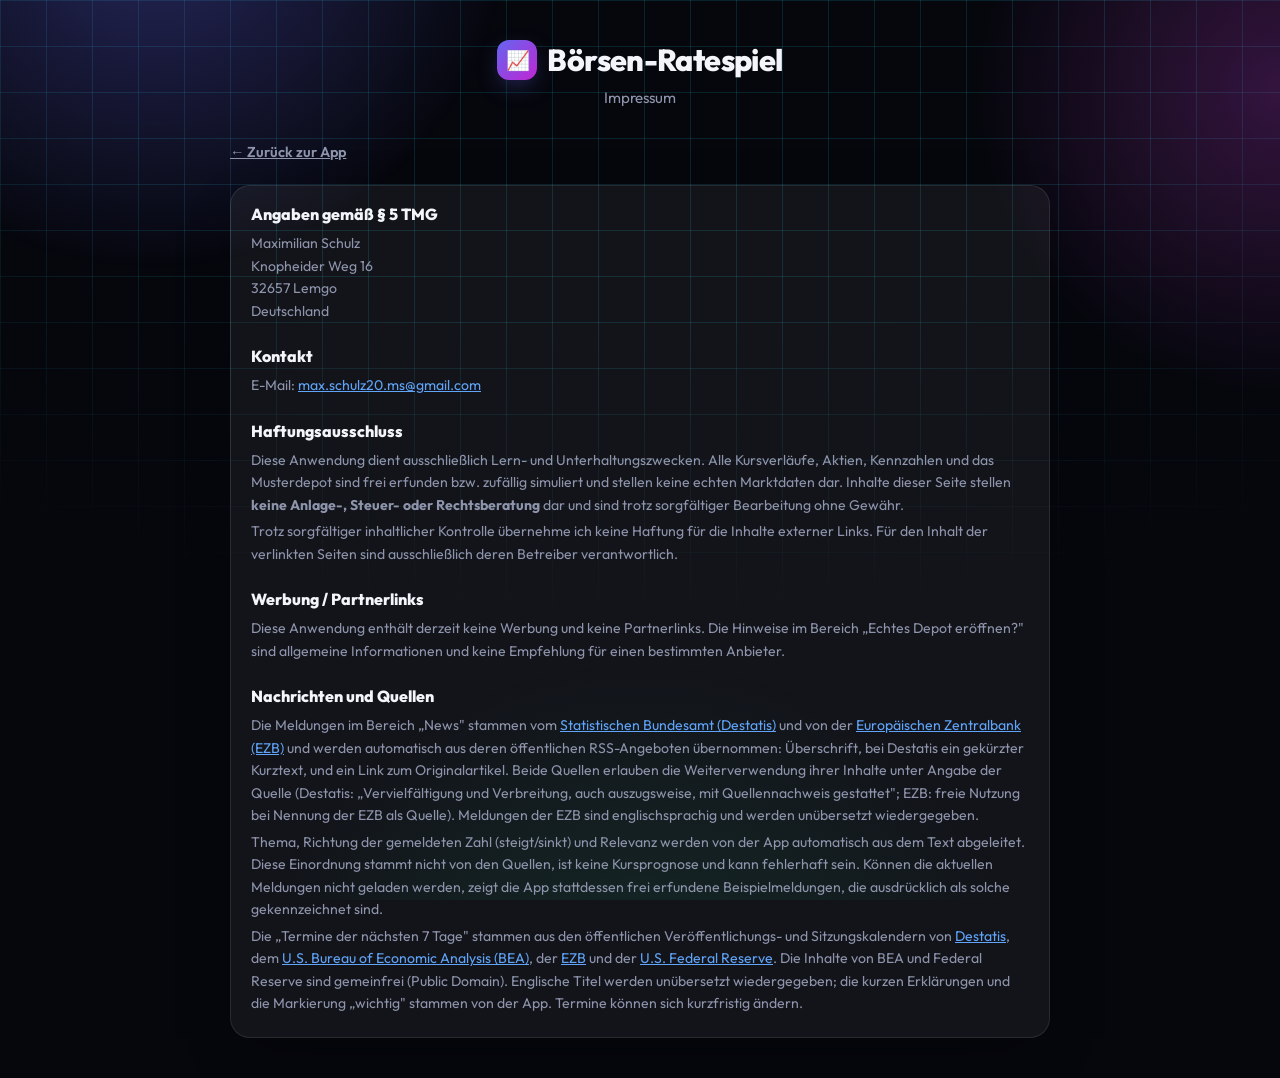
<file: impressum.html>
<!DOCTYPE html>
<html lang="de">
<head>
<meta charset="UTF-8">
<meta name="viewport" content="width=device-width, initial-scale=1.0">
<title>Impressum — Börsen-Ratespiel</title>
<meta name="robots" content="noindex">
<link rel="icon" href="favicon.png">
<link rel="stylesheet" href="style.css">
</head>
<body>
  <div class="bg-grid" aria-hidden="true"></div>
  <div class="bg-glow" aria-hidden="true"></div>
  <div class="app">
    <header>
      <h1><span class="logo-badge">📈</span> Börsen-Ratespiel</h1>
      <p class="subtitle">Impressum</p>
    </header>

    <a href="index.html" class="back-btn">← Zurück zur App</a>

    <div class="panel legal-panel">
      <h2>Angaben gemäß § 5 TMG</h2>
      <p>
        Maximilian Schulz<br>
        Knopheider Weg 16<br>
        32657 Lemgo<br>
        Deutschland
      </p>

      <h2>Kontakt</h2>
      <p>E-Mail: <a href="mailto:max.schulz20.ms@gmail.com">max.schulz20.ms@gmail.com</a></p>

      <h2>Haftungsausschluss</h2>
      <p>
        Diese Anwendung dient ausschließlich Lern- und Unterhaltungszwecken. Alle Kursverläufe, Aktien, Kennzahlen und
        das Musterdepot sind frei erfunden bzw. zufällig simuliert und stellen keine echten Marktdaten dar.
        Inhalte dieser Seite stellen <strong>keine Anlage-, Steuer- oder Rechtsberatung</strong> dar und sind trotz
        sorgfältiger Bearbeitung ohne Gewähr.
      </p>

      <p>
        Trotz sorgfältiger inhaltlicher Kontrolle übernehme ich keine Haftung für die Inhalte externer Links. Für den
        Inhalt der verlinkten Seiten sind ausschließlich deren Betreiber verantwortlich.
      </p>

      <h2>Werbung / Partnerlinks</h2>
      <p>
        Diese Anwendung enthält derzeit keine Werbung und keine Partnerlinks. Die Hinweise im Bereich „Echtes Depot
        eröffnen?" sind allgemeine Informationen und keine Empfehlung für einen bestimmten Anbieter.
      </p>

      <h2>Nachrichten und Quellen</h2>
      <p>
        Die Meldungen im Bereich „News" stammen vom
        <a href="https://www.destatis.de/" target="_blank" rel="noopener noreferrer">Statistischen Bundesamt (Destatis)</a>
        und von der
        <a href="https://www.ecb.europa.eu/" target="_blank" rel="noopener noreferrer">Europäischen Zentralbank (EZB)</a>
        und werden automatisch aus deren öffentlichen RSS-Angeboten übernommen: Überschrift, bei Destatis ein gekürzter
        Kurztext, und ein Link zum Originalartikel. Beide Quellen erlauben die Weiterverwendung ihrer Inhalte unter Angabe
        der Quelle (Destatis: „Vervielfältigung und Verbreitung, auch auszugsweise, mit Quellennachweis gestattet";
        EZB: freie Nutzung bei Nennung der EZB als Quelle). Meldungen der EZB sind englischsprachig und werden unübersetzt
        wiedergegeben.
      </p>
      <p>
        Thema, Richtung der gemeldeten Zahl (steigt/sinkt) und Relevanz werden von der App automatisch aus dem Text
        abgeleitet. Diese Einordnung stammt nicht von den Quellen, ist keine Kursprognose und kann fehlerhaft sein.
        Können die aktuellen Meldungen nicht geladen werden, zeigt die App stattdessen frei erfundene Beispielmeldungen,
        die ausdrücklich als solche gekennzeichnet sind.
      </p>
      <p>
        Die „Termine der nächsten 7 Tage" stammen aus den öffentlichen Veröffentlichungs- und Sitzungskalendern von
        <a href="https://www.destatis.de/DE/Presse/Wochenvorschau/_inhalt.html" target="_blank" rel="noopener noreferrer">Destatis</a>,
        dem <a href="https://www.bea.gov/news/schedule" target="_blank" rel="noopener noreferrer">U.S. Bureau of Economic Analysis (BEA)</a>,
        der <a href="https://www.ecb.europa.eu/press/calendars/mgcgc/html/index.en.html" target="_blank" rel="noopener noreferrer">EZB</a>
        und der <a href="https://www.federalreserve.gov/monetarypolicy/fomccalendars.htm" target="_blank" rel="noopener noreferrer">U.S. Federal Reserve</a>.
        Die Inhalte von BEA und Federal Reserve sind gemeinfrei (Public Domain). Englische Titel werden unübersetzt
        wiedergegeben; die kurzen Erklärungen und die Markierung „wichtig" stammen von der App. Termine können sich
        kurzfristig ändern.
      </p>
    </div>
  </div>
</body>
</html>
</file>
<file: style.css>
@font-face {
  font-family: 'Outfit';
  font-style: normal;
  font-weight: 400 800;
  font-display: swap;
  src: url('fonts/outfit-variable.woff2') format('woff2-variations'), url('fonts/outfit-variable.woff2') format('woff2');
}

:root {
  --bg: #06070d;
  --panel: rgba(255, 255, 255, 0.055);
  --panel-border: rgba(255, 255, 255, 0.09);
  --panel-hover: rgba(255, 255, 255, 0.09);
  --text: #f3f5fb;
  --muted: #8d94ac;
  --green: #34d399;
  --green-2: #10b981;
  --red: #fb7185;
  --red-2: #f43f5e;
  --blue: #60a5fa;
  --blue-2: #6366f1;
  --purple: #a78bfa;
  --purple-2: #c026d3;
  --accent: #6366f1;
  --ai: #22d3ee;
  --ai-2: #0891b2;
  --shadow: 0 20px 50px -20px rgba(0, 0, 0, 0.6);
}

* { box-sizing: border-box; }

body {
  margin: 0;
  min-height: 100vh;
  background: var(--bg);
  color: var(--text);
  font-family: 'Outfit', -apple-system, BlinkMacSystemFont, "Segoe UI", Roboto, sans-serif;
  display: flex;
  justify-content: center;
  padding: 40px 16px;
  position: relative;
  overflow-x: hidden;
  -webkit-font-smoothing: antialiased;
}

.bg-glow {
  position: fixed;
  inset: 0;
  z-index: 0;
  pointer-events: none;
  background:
    radial-gradient(600px circle at 12% -10%, rgba(99, 102, 241, 0.35), transparent 60%),
    radial-gradient(560px circle at 100% 10%, rgba(217, 70, 239, 0.22), transparent 55%),
    radial-gradient(700px circle at 50% 120%, rgba(16, 185, 129, 0.16), transparent 60%);
  animation: drift 18s ease-in-out infinite alternate;
}

.bg-grid {
  position: fixed;
  inset: 0;
  z-index: 0;
  pointer-events: none;
  background-image:
    linear-gradient(rgba(34, 211, 238, 0.14) 1px, transparent 1px),
    linear-gradient(90deg, rgba(34, 211, 238, 0.14) 1px, transparent 1px);
  background-size: 46px 46px;
  mask-image: radial-gradient(ellipse 90% 70% at 50% 0%, #000 50%, transparent 100%);
  -webkit-mask-image: radial-gradient(ellipse 90% 70% at 50% 0%, #000 50%, transparent 100%);
  animation: gridDrift 30s linear infinite;
}

@keyframes gridDrift {
  from { background-position: 0 0, 0 0; }
  to { background-position: 42px 42px, 42px 42px; }
}

@keyframes drift {
  from { transform: translate3d(0, 0, 0) scale(1); }
  to { transform: translate3d(0, 20px, 0) scale(1.05); }
}

.app {
  width: 100%;
  max-width: 820px;
  position: relative;
  z-index: 1;
}

header {
  text-align: center;
  margin-bottom: 28px;
  animation: fadeInUp 0.5s ease both;
}

h1 {
  margin: 0 0 8px;
  font-size: 1.9rem;
  font-weight: 800;
  letter-spacing: -0.02em;
  display: flex;
  align-items: center;
  justify-content: center;
  gap: 10px;
}

.logo-badge {
  display: inline-flex;
  align-items: center;
  justify-content: center;
  width: 40px;
  height: 40px;
  border-radius: 12px;
  background: linear-gradient(135deg, var(--blue-2), var(--purple-2));
  font-size: 1.2rem;
  box-shadow: 0 8px 24px -8px rgba(99, 102, 241, 0.6);
}

.subtitle {
  margin: 0;
  color: var(--muted);
  font-size: 0.95rem;
}

/* Menu */

.menu-eyebrow {
  margin: 0 0 10px 4px;
  color: var(--muted);
  font-size: 0.72rem;
  font-weight: 700;
  text-transform: uppercase;
  letter-spacing: 0.08em;
  animation: fadeInUp 0.4s ease both;
}

.menu {
  display: flex;
  flex-direction: column;
  gap: 12px;
}

.menu-item {
  display: flex;
  align-items: center;
  gap: 16px;
  width: 100%;
  background: var(--panel);
  border: 1px solid var(--panel-border);
  backdrop-filter: blur(16px);
  -webkit-backdrop-filter: blur(16px);
  color: var(--text);
  border-radius: 18px;
  padding: 16px 18px;
  font-family: inherit;
  text-align: left;
  cursor: pointer;
  transition: transform 0.18s cubic-bezier(.2,.8,.2,1), background 0.18s ease, box-shadow 0.18s ease, border-color 0.18s ease;
  opacity: 0;
  animation: fadeInUp 0.5s cubic-bezier(.2,.8,.2,1) forwards;
}

.menu:nth-child(1) .menu-item:nth-child(1) { animation-delay: 0.05s; }
.menu .menu-item:nth-child(1) { animation-delay: 0.05s; }
.menu .menu-item:nth-child(2) { animation-delay: 0.12s; }
.menu .menu-item:nth-child(3) { animation-delay: 0.19s; }
.menu .menu-item:nth-child(4) { animation-delay: 0.26s; }

.menu-item:not(:disabled):hover {
  transform: translateY(-2px);
  background: var(--panel-hover);
  border-color: rgba(255, 255, 255, 0.16);
  box-shadow: var(--shadow);
}

.menu-item:not(:disabled):active { transform: translateY(0) scale(0.98); }
.menu-item:disabled { opacity: 0.35; cursor: default; }

.menu-icon {
  flex-shrink: 0;
  display: flex;
  align-items: center;
  justify-content: center;
  width: 46px;
  height: 46px;
  border-radius: 14px;
  font-size: 1.3rem;
  background: rgba(255, 255, 255, 0.06);
}

.menu-item.accent-blue .menu-icon { background: linear-gradient(135deg, rgba(96,165,250,0.35), rgba(99,102,241,0.25)); }
.menu-item.accent-purple .menu-icon { background: linear-gradient(135deg, rgba(167,139,250,0.35), rgba(192,38,211,0.25)); }
.menu-item.accent-game .menu-icon { background: linear-gradient(135deg, rgba(52,211,153,0.35), rgba(251,113,133,0.25)); }
.menu-item.accent-depot .menu-icon { background: linear-gradient(135deg, rgba(250,204,21,0.35), rgba(52,211,153,0.25)); }

.menu-text {
  flex: 1;
  display: flex;
  flex-direction: column;
  gap: 2px;
  min-width: 0;
}

.menu-label { font-size: 1.02rem; font-weight: 700; }
.menu-sub { font-size: 0.78rem; color: var(--muted); }

.menu-arrow {
  color: var(--muted);
  font-size: 1.1rem;
  transition: transform 0.18s ease, color 0.18s ease;
}

.menu-item:not(:disabled):hover .menu-arrow {
  transform: translateX(3px);
  color: var(--text);
}

/* Views */

.view {
  animation: fadeInUp 0.35s cubic-bezier(.2,.8,.2,1) both;
}

.view.hidden { display: none !important; }

.back-btn {
  display: inline-flex;
  align-items: center;
  gap: 6px;
  background: none;
  border: none;
  color: var(--muted);
  font-family: inherit;
  font-size: 0.9rem;
  font-weight: 600;
  cursor: pointer;
  padding: 8px 0;
  margin-bottom: 12px;
  transition: color 0.15s ease, transform 0.15s ease;
}

.back-btn:hover { color: var(--text); transform: translateX(-2px); }

@keyframes fadeInUp {
  from { opacity: 0; transform: translateY(14px); }
  to { opacity: 1; transform: translateY(0); }
}

/* Game */

.stats {
  display: flex;
  justify-content: space-between;
  gap: 12px;
  margin-bottom: 18px;
}

@media (max-width: 480px) {
  .stats {
    flex-wrap: wrap;
  }
  .stats .stat {
    flex: 1 1 calc(50% - 6px);
  }
}

.stat {
  position: relative;
  flex: 1;
  background: var(--panel);
  border: 1px solid var(--panel-border);
  border-radius: 14px;
  padding: 12px 10px;
  text-align: center;
}

.multiplier-badge {
  position: absolute;
  top: -8px;
  right: -6px;
  background: linear-gradient(135deg, #facc15, #fb923c);
  color: #1a1200;
  font-size: 0.62rem;
  font-weight: 800;
  padding: 3px 7px;
  border-radius: 999px;
  box-shadow: 0 4px 10px -2px rgba(250, 204, 21, 0.6);
  animation: badgePop 0.3s cubic-bezier(.2,.8,.2,1) both;
}

@keyframes badgePop {
  from { transform: scale(0); }
  to { transform: scale(1); }
}

.round-timer-track {
  height: 6px;
  border-radius: 6px;
  background: rgba(255, 255, 255, 0.08);
  margin-bottom: 14px;
  overflow: hidden;
}

.round-timer-bar {
  height: 100%;
  background: linear-gradient(90deg, var(--blue-2), var(--purple-2));
  border-radius: 6px;
  transition: width 0.1s linear;
}

.round-timer-bar.urgent {
  background: linear-gradient(90deg, var(--red-2), var(--red));
}

.streak-toast {
  position: absolute;
  top: 14px;
  left: 50%;
  transform: translateX(-50%) scale(0.8);
  background: linear-gradient(135deg, rgba(250, 204, 21, 0.22), rgba(251, 146, 60, 0.22));
  border: 1px solid rgba(250, 204, 21, 0.5);
  color: #facc15;
  font-weight: 800;
  font-size: 0.85rem;
  padding: 8px 16px;
  border-radius: 999px;
  white-space: nowrap;
  opacity: 0;
}

.streak-toast.pop {
  animation: streakToastPop 1.8s cubic-bezier(.2,.8,.2,1) both;
}

@keyframes streakToastPop {
  0% { opacity: 0; transform: translateX(-50%) scale(0.8) translateY(-6px); }
  15% { opacity: 1; transform: translateX(-50%) scale(1.05) translateY(0); }
  25% { transform: translateX(-50%) scale(1) translateY(0); }
  80% { opacity: 1; }
  100% { opacity: 0; transform: translateX(-50%) scale(0.95) translateY(-4px); }
}

.stat .label {
  display: block;
  font-size: 0.68rem;
  color: var(--muted);
  text-transform: uppercase;
  letter-spacing: 0.06em;
}

.stat .value {
  display: block;
  font-size: 1.5rem;
  font-weight: 800;
  margin-top: 3px;
  font-variant-numeric: tabular-nums;
  transition: transform 0.25s cubic-bezier(.2,.8,.2,1);
}

.stat .value.bump { transform: scale(1.25); }

.chart-wrap {
  position: relative;
  background: var(--panel);
  border: 1px solid var(--panel-border);
  border-radius: 20px;
  padding: 14px;
  margin-bottom: 20px;
  box-shadow: var(--shadow);
}

canvas {
  width: 100%;
  height: auto;
  display: block;
  border-radius: 12px;
}

.banner {
  position: absolute;
  top: 50%;
  left: 50%;
  transform: translate(-50%, -50%) scale(0.9);
  padding: 16px 26px;
  border-radius: 16px;
  font-size: 1.35rem;
  font-weight: 800;
  text-align: center;
  backdrop-filter: blur(10px);
  -webkit-backdrop-filter: blur(10px);
  box-shadow: 0 16px 40px -12px rgba(0,0,0,0.6);
  animation: popIn 0.35s cubic-bezier(.2,.8,.2,1) both;
}

@keyframes popIn {
  from { opacity: 0; transform: translate(-50%, -50%) scale(0.75); }
  to { opacity: 1; transform: translate(-50%, -50%) scale(1); }
}

.banner.hidden { display: none; }
.banner.correct { background: rgba(52, 211, 153, 0.16); color: var(--green); border: 1px solid rgba(52, 211, 153, 0.4); }
.banner.wrong { background: rgba(251, 113, 133, 0.16); color: var(--red); border: 1px solid rgba(251, 113, 133, 0.4); }

.controls {
  display: flex;
  gap: 12px;
  margin-bottom: 16px;
}

.btn {
  flex: 1;
  padding: 15px 16px;
  border: none;
  border-radius: 14px;
  font-family: inherit;
  font-size: 1rem;
  font-weight: 700;
  cursor: pointer;
  transition: transform 0.15s cubic-bezier(.2,.8,.2,1), box-shadow 0.15s ease, opacity 0.15s ease;
  color: white;
}

.btn:not(:disabled):hover { transform: translateY(-2px); }
.btn:not(:disabled):active { transform: translateY(0) scale(0.97); }
.btn:disabled { opacity: 0.35; cursor: default; }

.btn.up {
  background: linear-gradient(135deg, var(--green), var(--green-2));
  box-shadow: 0 12px 24px -10px rgba(16, 185, 129, 0.6);
}

.btn.down {
  background: linear-gradient(135deg, var(--red), var(--red-2));
  box-shadow: 0 12px 24px -10px rgba(244, 63, 94, 0.6);
}

.btn.next {
  background: linear-gradient(135deg, var(--blue-2), var(--purple-2));
  box-shadow: 0 12px 24px -10px rgba(99, 102, 241, 0.6);
  flex: 1 1 100%;
}

.hint {
  text-align: center;
  color: var(--muted);
  font-size: 0.8rem;
  margin-top: 8px;
}

/* Panels (News / Lernen) */

.panel {
  background: var(--panel);
  border: 1px solid var(--panel-border);
  border-radius: 20px;
  padding: 18px 20px;
  margin-top: 4px;
  box-shadow: var(--shadow);
}

.panel h2 {
  margin: 0 0 14px;
  font-size: 1.15rem;
  font-weight: 800;
}

.info-list {
  list-style: none;
  margin: 0;
  padding: 0;
  display: flex;
  flex-direction: column;
  gap: 4px;
}

.info-list li {
  display: flex;
  flex-direction: column;
  gap: 3px;
  padding: 12px 14px;
  border-left: 3px solid var(--accent);
  border-radius: 0 12px 12px 0;
  background: rgba(255, 255, 255, 0.03);
  transition: background 0.15s ease, transform 0.15s ease;
}

.info-list li:hover {
  background: rgba(255, 255, 255, 0.06);
  transform: translateX(2px);
}

.info-list li:nth-child(4n+1) { border-left-color: var(--blue); }
.info-list li:nth-child(4n+2) { border-left-color: var(--purple); }
.info-list li:nth-child(4n+3) { border-left-color: var(--green); }
.info-list li:nth-child(4n+4) { border-left-color: var(--red); }

.info-headline {
  font-weight: 700;
  font-size: 0.95rem;
}

.info-desc {
  color: var(--muted);
  font-size: 0.85rem;
  line-height: 1.45;
}

.panel-note {
  margin: 16px 0 0;
  color: var(--muted);
  font-size: 0.72rem;
  text-align: center;
}

/* News */

.ticker {
  position: relative;
  overflow: hidden;
  background: linear-gradient(90deg, rgba(251, 113, 133, 0.16), rgba(250, 204, 21, 0.12));
  border: 1px solid rgba(251, 113, 133, 0.3);
  border-radius: 12px;
  padding: 8px 0;
  margin-bottom: 16px;
}

.ticker::before {
  content: attr(data-label);
  position: absolute;
  left: 0;
  top: 0;
  bottom: 0;
  display: flex;
  align-items: center;
  padding: 0 10px;
  font-size: 0.68rem;
  font-weight: 800;
  background: var(--bg);
  color: var(--red);
  z-index: 2;
  box-shadow: 8px 0 12px -4px var(--bg);
}

.ticker-track {
  display: inline-block;
  white-space: nowrap;
  padding-left: 116px;
  font-size: 0.78rem;
  font-weight: 600;
  color: var(--text);
  animation: tickerScroll 60s linear infinite;
}

.ticker:hover .ticker-track { animation-play-state: paused; }

@keyframes tickerScroll {
  from { transform: translateX(0); }
  to { transform: translateX(-50%); }
}

.news-top {
  position: relative;
  background: linear-gradient(135deg, rgba(250, 204, 21, 0.14), rgba(251, 146, 60, 0.08));
  border: 1px solid rgba(250, 204, 21, 0.35);
  border-radius: 20px;
  padding: 20px 20px 18px;
  margin-bottom: 16px;
  box-shadow: var(--shadow);
}

.news-top-ribbon {
  display: inline-block;
  background: linear-gradient(135deg, #facc15, #fb923c);
  color: #1a1200;
  font-size: 0.68rem;
  font-weight: 800;
  padding: 4px 10px;
  border-radius: 999px;
  margin-bottom: 10px;
}

.news-top h3 {
  margin: 8px 0 6px;
  font-size: 1.15rem;
  font-weight: 800;
}

.news-top p {
  margin: 0;
  color: var(--muted);
  font-size: 0.88rem;
  line-height: 1.5;
}

.news-chip {
  display: inline-block;
  font-size: 0.65rem;
  font-weight: 700;
  padding: 3px 8px;
  border-radius: 999px;
  margin-right: 6px;
}

.news-chip.category {
  background: rgba(96, 165, 250, 0.18);
  color: var(--blue);
}

.news-chip.sentiment {
  background: rgba(255, 255, 255, 0.08);
  color: var(--text);
}

.news-meta {
  display: flex;
  align-items: center;
  gap: 4px;
  margin-bottom: 2px;
}

.news-impact {
  margin-left: auto;
  font-size: 0.7rem;
  opacity: 0.9;
}

.news-chip.category[data-cat="Markt"] { background: rgba(96, 165, 250, 0.18); color: var(--blue); }
.news-chip.category[data-cat="Politik"] { background: rgba(167, 139, 250, 0.18); color: var(--purple); }
.news-chip.category[data-cat="Unternehmen"] { background: rgba(52, 211, 153, 0.16); color: var(--green); }
.news-chip.category[data-cat="Trend"] { background: rgba(250, 204, 21, 0.16); color: #facc15; }
.news-chip.category[data-cat="Geldpolitik"] { background: rgba(167, 139, 250, 0.18); color: var(--purple); }
.news-chip.category[data-cat="Preise"] { background: rgba(250, 204, 21, 0.16); color: #facc15; }
.news-chip.category[data-cat="Konjunktur"] { background: rgba(96, 165, 250, 0.18); color: var(--blue); }
.news-chip.category[data-cat="Arbeit"] { background: rgba(52, 211, 153, 0.16); color: var(--green); }
.news-chip.category[data-cat="Wirtschaft"] { background: rgba(255, 255, 255, 0.08); color: var(--muted); }

.news-lang {
  display: inline-block;
  padding: 1px 6px;
  border-radius: 6px;
  border: 1px solid var(--panel-border);
  font-size: 0.62rem;
  font-weight: 800;
  letter-spacing: 0.04em;
  vertical-align: 1px;
}

.news-status {
  margin: 0 0 16px;
  padding: 10px 14px;
  border-radius: 12px;
  border: 1px solid rgba(250, 204, 21, 0.35);
  background: rgba(250, 204, 21, 0.1);
  color: #fde68a;
  font-size: 0.8rem;
  line-height: 1.4;
}

.news-loading {
  margin: 0;
  color: var(--muted);
  font-size: 0.9rem;
  text-align: center;
}

.news-source {
  display: block;
  margin-top: 4px;
  color: var(--muted);
  font-size: 0.72rem;
}

.news-source.example { color: #fde68a; }

.news-source a,
.panel-note a {
  color: var(--blue);
  text-decoration: none;
}

.news-source a:hover,
.panel-note a:hover { text-decoration: underline; }

a.info-headline,
a.news-top-link {
  color: inherit;
  text-decoration: none;
}

a.info-headline:hover,
a.news-top-link:hover { text-decoration: underline; text-underline-offset: 3px; }

.news-feed li {
  animation: fadeInUp 0.3s ease both;
}

.news-feed li:nth-child(1) { animation-delay: 0.05s; }
.news-feed li:nth-child(2) { animation-delay: 0.1s; }
.news-feed li:nth-child(3) { animation-delay: 0.15s; }

/* Termine (Wochenvorschau) */

.termine-panel { margin-bottom: 16px; }

.termine-days {
  display: flex;
  flex-direction: column;
  gap: 14px;
}

.termine-day-label {
  margin: 0 0 6px;
  font-size: 0.78rem;
  font-weight: 800;
  letter-spacing: 0.04em;
  text-transform: uppercase;
  color: var(--muted);
}

.termine-day.today .termine-day-label { color: var(--blue); }

.termine-list {
  list-style: none;
  margin: 0;
  padding: 0;
  display: flex;
  flex-direction: column;
  gap: 4px;
}

.termine-list li {
  display: flex;
  gap: 12px;
  padding: 10px 14px;
  border-left: 3px solid var(--panel-border);
  border-radius: 0 12px 12px 0;
  background: rgba(255, 255, 255, 0.03);
}

.termine-list li.key { border-left-color: #facc15; }

.termine-time {
  flex: 0 0 3.2em;
  font-weight: 800;
  font-size: 0.85rem;
  font-variant-numeric: tabular-nums;
  color: var(--text);
}

.termine-body {
  display: flex;
  flex-direction: column;
  gap: 2px;
  min-width: 0;
}

.termine-title {
  font-weight: 700;
  font-size: 0.9rem;
  line-height: 1.35;
  overflow-wrap: anywhere;
}

.termine-key {
  display: inline-block;
  font-size: 0.62rem;
  font-weight: 800;
  padding: 1px 7px;
  border-radius: 999px;
  background: rgba(250, 204, 21, 0.16);
  color: #facc15;
  vertical-align: 1px;
  white-space: nowrap;
}

.termine-sub {
  color: var(--muted);
  font-size: 0.8rem;
  line-height: 1.4;
}

.termine-body .news-source { margin-top: 2px; }

/* Musterdepot */

.depot-hero {
  text-align: center;
  background: var(--panel);
  border: 1px solid var(--panel-border);
  border-radius: 20px;
  padding: 22px 16px 18px;
  margin-bottom: 12px;
  box-shadow: var(--shadow);
}

.depot-hero-label {
  display: block;
  font-size: 0.72rem;
  font-weight: 700;
  color: var(--muted);
  text-transform: uppercase;
  letter-spacing: 0.06em;
}

.depot-hero-value {
  display: block;
  font-size: 2.6rem;
  font-weight: 800;
  font-variant-numeric: tabular-nums;
  margin: 4px 0 10px;
  line-height: 1.1;
}

.depot-hero-return {
  display: inline-block;
  background: rgba(255, 255, 255, 0.07);
  padding: 4px 14px;
  border-radius: 999px;
  font-size: 0.85rem;
  font-weight: 700;
}

.depot-substats {
  display: grid;
  grid-template-columns: 1fr 1fr;
  gap: 12px;
  margin-bottom: 18px;
}

.depot-panel-head {
  display: flex;
  align-items: center;
  justify-content: space-between;
  gap: 12px;
  margin-bottom: 14px;
}

.depot-panel-head h2 { margin: 0; }

.mini-btn {
  background: rgba(255, 255, 255, 0.08);
  border: 1px solid var(--panel-border);
  color: var(--text);
  font-family: inherit;
  font-size: 0.78rem;
  font-weight: 700;
  padding: 8px 12px;
  border-radius: 10px;
  cursor: pointer;
  transition: transform 0.15s ease, background 0.15s ease;
  white-space: nowrap;
}

.mini-btn:hover:not(:disabled) { background: rgba(255, 255, 255, 0.14); transform: translateY(-1px); }
.mini-btn:active:not(:disabled) { transform: translateY(0) scale(0.96); }
.mini-btn:disabled { opacity: 0.3; cursor: default; }

.mini-btn.buy { background: rgba(52, 211, 153, 0.18); border-color: rgba(52, 211, 153, 0.4); color: var(--green); }
.mini-btn.buy:hover:not(:disabled) { background: rgba(52, 211, 153, 0.28); }

.mini-btn.sell { background: rgba(251, 113, 133, 0.18); border-color: rgba(251, 113, 133, 0.4); color: var(--red); }
.mini-btn.sell:hover:not(:disabled) { background: rgba(251, 113, 133, 0.28); }

.mini-btn.start { background: rgba(52, 211, 153, 0.18); border-color: rgba(52, 211, 153, 0.4); color: var(--green); }
.mini-btn.start:hover:not(:disabled) { background: rgba(52, 211, 153, 0.28); }

.mini-btn.stop { background: rgba(250, 204, 21, 0.18); border-color: rgba(250, 204, 21, 0.4); color: #facc15; }
.mini-btn.stop:hover:not(:disabled) { background: rgba(250, 204, 21, 0.28); }

.live-hint {
  display: flex;
  align-items: center;
  gap: 8px;
  margin: 0 0 14px;
  font-size: 0.78rem;
  color: var(--muted);
}

.live-dot {
  width: 8px;
  height: 8px;
  border-radius: 50%;
  background: var(--green);
  box-shadow: 0 0 0 rgba(52, 211, 153, 0.6);
  animation: livePulse 1.6s ease infinite;
}

@keyframes livePulse {
  0% { box-shadow: 0 0 0 0 rgba(52, 211, 153, 0.6); }
  70% { box-shadow: 0 0 0 6px rgba(52, 211, 153, 0); }
  100% { box-shadow: 0 0 0 0 rgba(52, 211, 153, 0); }
}

.stock-price.flash-up, .stock-price.flash-down {
  border-radius: 4px;
  animation: priceFlash 1s ease;
}

.stock-price.flash-up { color: var(--green); }
.stock-price.flash-down { color: var(--red); }

@keyframes priceFlash {
  from { background: rgba(255, 255, 255, 0.18); }
  to { background: transparent; }
}

.stock-list {
  list-style: none;
  margin: 0;
  padding: 0;
  display: flex;
  flex-direction: column;
  gap: 8px;
}

.stock-row {
  display: flex;
  align-items: center;
  justify-content: space-between;
  gap: 12px;
  padding: 12px 14px;
  background: rgba(255, 255, 255, 0.03);
  border-radius: 12px;
  flex-wrap: wrap;
}

.stock-info {
  display: flex;
  flex-direction: column;
  gap: 2px;
  min-width: 0;
}

.stock-name { font-weight: 700; font-size: 0.95rem; }
.stock-price { font-size: 0.8rem; color: var(--muted); }
.stock-position { font-size: 0.78rem; color: var(--blue); }

.stock-actions {
  display: flex;
  gap: 8px;
  flex-shrink: 0;
}

.link-btn {
  background: none;
  border: none;
  color: var(--blue);
  font-family: inherit;
  font-size: inherit;
  font-weight: 700;
  cursor: pointer;
  padding: 0;
  text-decoration: underline;
}

.depot-reset-hint { margin-top: 14px; }

/* Musterdepot: Broker-Empfehlung (Werbung/Partnerlinks) */

.broker-cta {
  position: relative;
  margin-top: 14px;
  background: linear-gradient(135deg, rgba(52, 211, 153, 0.12), rgba(16, 185, 129, 0.06));
  border: 1px solid rgba(52, 211, 153, 0.3);
}

.broker-cta-badge {
  position: absolute;
  top: 14px;
  right: 16px;
  font-size: 0.68rem;
  font-weight: 700;
  text-transform: uppercase;
  letter-spacing: 0.06em;
  color: var(--muted);
  background: rgba(255, 255, 255, 0.08);
  padding: 3px 8px;
  border-radius: 999px;
}

.broker-cta-title { margin: 0 0 8px; padding-right: 70px; }
.broker-cta-text { margin: 0 0 14px; color: var(--muted); }

.broker-cta-links {
  display: flex;
  flex-wrap: wrap;
  gap: 10px;
  margin-bottom: 12px;
}

.broker-cta-btn {
  display: inline-flex;
  align-items: center;
  gap: 6px;
  background: rgba(52, 211, 153, 0.18);
  border: 1px solid rgba(52, 211, 153, 0.4);
  color: var(--text);
  font-weight: 700;
  font-size: 0.85rem;
  text-decoration: none;
  padding: 10px 16px;
  border-radius: 12px;
  transition: transform 0.15s ease, background 0.15s ease;
}

.broker-cta-btn:hover { background: rgba(52, 211, 153, 0.28); transform: translateY(-1px); }
.broker-cta-btn:active { transform: translateY(0) scale(0.97); }
.broker-cta-arrow { color: var(--green); }

.broker-cta-disclaimer { margin: 0; font-size: 0.72rem; color: var(--muted); }

/* Lernen: Quiz */

.quiz-intro { margin: 0 0 16px; text-align: left; }

.level-list {
  list-style: none;
  margin: 0;
  padding: 0;
  display: flex;
  flex-direction: column;
  gap: 10px;
}

.level-row .level-btn { width: 100%; }

.quiz-progress-track {
  height: 6px;
  border-radius: 6px;
  background: rgba(255, 255, 255, 0.08);
  margin-bottom: 16px;
  overflow: hidden;
}

.quiz-progress-bar {
  height: 100%;
  background: linear-gradient(90deg, var(--blue-2), var(--purple-2));
  border-radius: 6px;
  transition: width 0.3s ease;
}

.quiz-panel h2 { font-size: 1.15rem; line-height: 1.4; }

.answer-list {
  list-style: none;
  margin: 0;
  padding: 0;
  display: flex;
  flex-direction: column;
  gap: 10px;
}

.answer-btn {
  width: 100%;
  text-align: left;
  background: rgba(255, 255, 255, 0.05);
  border: 1px solid var(--panel-border);
  color: var(--text);
  font-family: inherit;
  font-size: 0.92rem;
  font-weight: 600;
  padding: 13px 16px;
  border-radius: 12px;
  cursor: pointer;
  transition: background 0.15s ease, transform 0.15s ease, border-color 0.15s ease;
}

.answer-btn:not(:disabled):hover {
  background: rgba(255, 255, 255, 0.09);
  transform: translateY(-1px);
}

.answer-btn:disabled { cursor: default; }

.answer-btn.correct {
  background: rgba(52, 211, 153, 0.2);
  border-color: var(--green);
  color: var(--green);
}

.answer-btn.wrong {
  background: rgba(251, 113, 133, 0.2);
  border-color: var(--red);
  color: var(--red);
}

.quiz-explanation {
  margin: 14px 0 0;
  padding: 12px 14px;
  border-radius: 12px;
  font-size: 0.85rem;
  line-height: 1.5;
  background: rgba(255, 255, 255, 0.04);
}

.quiz-explanation.correct { color: var(--green); }
.quiz-explanation.wrong { color: var(--red); }

#quizNext { margin-top: 16px; }

.result-panel {
  text-align: center;
  padding: 32px 20px;
  animation: resultPopIn 0.4s cubic-bezier(.2,.8,.2,1) both;
}

@keyframes resultPopIn {
  from { opacity: 0; transform: scale(0.9); }
  to { opacity: 1; transform: scale(1); }
}

.result-emoji { font-size: 3rem; margin-bottom: 8px; }

.result-panel h2 { margin: 0 0 8px; font-size: 1.4rem; }

.result-panel .controls { margin-top: 20px; margin-bottom: 0; }

/* Confirm modal */

.modal-overlay {
  position: fixed;
  inset: 0;
  z-index: 100;
  display: flex;
  align-items: center;
  justify-content: center;
  padding: 20px;
  background: rgba(6, 7, 13, 0.7);
  backdrop-filter: blur(4px);
  -webkit-backdrop-filter: blur(4px);
  animation: fadeInUp 0.2s ease both;
}

.modal-overlay.hidden { display: none !important; }

.modal-panel {
  width: 100%;
  max-width: 360px;
  background: var(--panel);
  border: 1px solid var(--panel-border);
  border-radius: 18px;
  padding: 22px 20px;
  box-shadow: var(--shadow);
  backdrop-filter: blur(20px);
  -webkit-backdrop-filter: blur(20px);
  animation: resultPopIn 0.25s cubic-bezier(.2,.8,.2,1) both;
}

.modal-panel p {
  margin: 0 0 18px;
  font-size: 0.92rem;
  line-height: 1.5;
  text-align: center;
}

.modal-panel .controls { margin: 0; }

/* Legal pages (Impressum / Datenschutz) */

.legal-panel h2 {
  margin: 24px 0 8px;
  font-size: 1rem;
}

.legal-panel h2:first-child { margin-top: 0; }

.legal-panel p {
  margin: 0 0 4px;
  color: var(--muted);
  font-size: 0.88rem;
  line-height: 1.6;
}

.legal-panel a { color: var(--blue); }

.app-footer {
  text-align: center;
  margin-top: 28px;
  padding-top: 4px;
}

.app-footer a {
  color: var(--muted);
  font-size: 0.75rem;
  text-decoration: none;
  margin: 0 8px;
}

.app-footer a:hover { color: var(--text); text-decoration: underline; }

/* Boot-Splash */

.boot-splash {
  position: fixed;
  inset: 0;
  z-index: 300;
  display: flex;
  flex-direction: column;
  align-items: center;
  justify-content: center;
  gap: 18px;
  background: var(--bg);
  transition: opacity 0.5s ease;
}

.boot-splash.hide { opacity: 0; pointer-events: none; }

.boot-badge {
  width: 72px;
  height: 72px;
  border-radius: 20px;
  background: linear-gradient(135deg, var(--blue-2), var(--purple-2));
  display: flex;
  align-items: center;
  justify-content: center;
  font-size: 1.9rem;
  box-shadow: 0 0 0 0 rgba(34, 211, 238, 0.5);
  animation: bootPulse 1.6s ease-in-out infinite;
}

@keyframes bootPulse {
  0% { box-shadow: 0 0 0 0 rgba(34, 211, 238, 0.5); }
  70% { box-shadow: 0 0 0 22px rgba(34, 211, 238, 0); }
  100% { box-shadow: 0 0 0 0 rgba(34, 211, 238, 0); }
}

.boot-text {
  display: flex;
  align-items: center;
  gap: 8px;
  color: var(--muted);
  font-size: 0.85rem;
  font-weight: 600;
  letter-spacing: 0.02em;
}

.boot-text .ai-typing-dots span { background: var(--ai); }

.boot-bar-track {
  width: 160px;
  height: 4px;
  border-radius: 4px;
  background: rgba(255, 255, 255, 0.08);
  overflow: hidden;
}

.boot-bar-fill {
  height: 100%;
  width: 0%;
  border-radius: 4px;
  background: linear-gradient(90deg, var(--ai), var(--blue-2));
  animation: bootFill 1.1s ease forwards;
}

@keyframes bootFill {
  to { width: 100%; }
}

/* KI-Berater */

.ai-advisor-btn {
  display: flex;
  align-items: center;
  gap: 14px;
  width: 100%;
  background: linear-gradient(135deg, rgba(34, 211, 238, 0.14), rgba(8, 145, 178, 0.08));
  border: 1px solid rgba(34, 211, 238, 0.35);
  border-radius: 18px;
  padding: 14px 18px;
  margin-bottom: 16px;
  color: var(--text);
  font-family: inherit;
  text-align: left;
  cursor: pointer;
  position: relative;
  overflow: hidden;
  transition: transform 0.15s ease, border-color 0.15s ease;
}

.ai-advisor-btn::before {
  content: '';
  position: absolute;
  inset: -2px;
  border-radius: 20px;
  padding: 2px;
  background: conic-gradient(from 0deg, var(--ai), transparent 30%, var(--ai), transparent 60%, var(--ai));
  -webkit-mask: linear-gradient(#000 0 0) content-box, linear-gradient(#000 0 0);
  -webkit-mask-composite: xor;
  mask-composite: exclude;
  opacity: 0.5;
  animation: aiGlowSpin 4s linear infinite;
  pointer-events: none;
}

@keyframes aiGlowSpin {
  to { transform: rotate(360deg); }
}

.ai-advisor-btn:hover { transform: translateY(-2px); border-color: rgba(34, 211, 238, 0.6); }
.ai-advisor-btn:active { transform: translateY(0) scale(0.98); }

.ai-advisor-icon {
  flex-shrink: 0;
  display: flex;
  align-items: center;
  justify-content: center;
  width: 44px;
  height: 44px;
  border-radius: 14px;
  font-size: 1.3rem;
  background: rgba(34, 211, 238, 0.16);
}

.ai-advisor-text { flex: 1; display: flex; flex-direction: column; gap: 2px; }
.ai-advisor-title { font-weight: 700; font-size: 0.98rem; color: var(--ai); }
.ai-advisor-sub { font-size: 0.78rem; color: var(--muted); }
.ai-advisor-arrow { color: var(--ai); font-size: 1.1rem; }

.ai-panel {
  max-width: 420px;
  display: flex;
  flex-direction: column;
  max-height: 80vh;
}

.ai-chat-header {
  display: flex;
  align-items: center;
  gap: 10px;
  margin-bottom: 14px;
}

.ai-avatar {
  width: 36px;
  height: 36px;
  border-radius: 50%;
  background: linear-gradient(135deg, var(--ai), var(--ai-2));
  display: flex;
  align-items: center;
  justify-content: center;
  font-size: 1.05rem;
  flex-shrink: 0;
}

.ai-chat-title { font-weight: 800; flex: 1; }

.ai-close {
  background: rgba(255, 255, 255, 0.08);
  border: none;
  color: var(--text);
  width: 28px;
  height: 28px;
  border-radius: 50%;
  cursor: pointer;
  font-size: 0.85rem;
}

.ai-chat-body {
  display: flex;
  flex-direction: column;
  gap: 10px;
  overflow-y: auto;
  min-height: 100px;
}

.ai-bubble {
  background: rgba(34, 211, 238, 0.1);
  border: 1px solid rgba(34, 211, 238, 0.25);
  border-radius: 14px 14px 14px 4px;
  padding: 12px 14px;
  font-size: 0.88rem;
  line-height: 1.5;
  align-self: flex-start;
  max-width: 100%;
  animation: aiBubbleIn 0.25s cubic-bezier(.2,.8,.2,1) both;
}

@keyframes aiBubbleIn {
  from { opacity: 0; transform: translateY(6px) scale(0.97); }
  to { opacity: 1; transform: translateY(0) scale(1); }
}

.ai-typing-bubble { padding: 14px 18px; }

.ai-typing-dots { display: inline-flex; gap: 4px; }

.ai-typing-dots span {
  width: 7px;
  height: 7px;
  border-radius: 50%;
  background: var(--ai);
  animation: aiTypingBounce 1.2s ease-in-out infinite;
}

.ai-typing-dots span:nth-child(2) { animation-delay: 0.15s; }
.ai-typing-dots span:nth-child(3) { animation-delay: 0.3s; }

@keyframes aiTypingBounce {
  0%, 60%, 100% { transform: translateY(0); opacity: 0.5; }
  30% { transform: translateY(-5px); opacity: 1; }
}

.ai-disclaimer {
  margin: 14px 0 0;
  font-size: 0.68rem;
  color: var(--muted);
  text-align: center;
}

.ai-fazit {
  background: rgba(34, 211, 238, 0.08);
  border: 1px solid rgba(34, 211, 238, 0.25);
  border-radius: 12px;
  padding: 10px 14px;
  margin-bottom: 14px;
  font-size: 0.82rem;
  color: var(--text);
  line-height: 1.5;
}

.ai-badge {
  display: inline-block;
  background: linear-gradient(135deg, var(--ai), var(--ai-2));
  color: #052228;
  font-weight: 800;
  font-size: 0.68rem;
  padding: 3px 9px;
  border-radius: 999px;
  margin-right: 8px;
}

/* Confetti */

.confetti-piece {
  position: fixed;
  top: -12px;
  z-index: 50;
  border-radius: 2px;
  pointer-events: none;
  animation: confetti-fall linear forwards;
}

@keyframes confetti-fall {
  to { transform: translateY(110vh) rotate(540deg); opacity: 0.9; }
}

/* Menü: neue Bereiche */

.menu .menu-item:nth-child(5) { animation-delay: 0.33s; }
.menu .menu-item:nth-child(6) { animation-delay: 0.4s; }
.menu .menu-item:nth-child(7) { animation-delay: 0.47s; }

.menu-item.accent-daily .menu-icon { background: linear-gradient(135deg, rgba(250,204,21,0.4), rgba(251,113,133,0.3)); }
.menu-item.accent-sparplan .menu-icon { background: linear-gradient(135deg, rgba(52,211,153,0.35), rgba(96,165,250,0.25)); }
.menu-item.accent-lexikon .menu-icon { background: linear-gradient(135deg, rgba(96,165,250,0.3), rgba(167,139,250,0.3)); }

.menu-item.menu-featured {
  border-color: rgba(250, 204, 21, 0.35);
  background: linear-gradient(135deg, rgba(250, 204, 21, 0.09), rgba(251, 113, 133, 0.06));
}
.menu-item.menu-featured:not(:disabled):hover { border-color: rgba(250, 204, 21, 0.6); }

.menu-new {
  display: inline-block;
  vertical-align: 2px;
  margin-left: 6px;
  padding: 2px 7px;
  border-radius: 999px;
  background: #facc15;
  color: #1a1400;
  font-size: 0.62rem;
  font-weight: 800;
  letter-spacing: 0.05em;
}

/* Tages-Challenge */

.daily-dots {
  display: flex;
  justify-content: center;
  gap: 8px;
  margin: -6px 0 14px;
}

.daily-dot {
  width: 12px;
  height: 12px;
  border-radius: 4px;
  background: rgba(255, 255, 255, 0.1);
  border: 1px solid var(--panel-border);
  transition: background 0.2s ease, transform 0.2s ease;
}
.daily-dot.current { border-color: #facc15; transform: scale(1.15); }
.daily-dot.hit { background: var(--green); border-color: var(--green); }
.daily-dot.miss { background: var(--red); border-color: var(--red); }

.daily-emojis {
  font-size: 2.2rem;
  letter-spacing: 0.12em;
  margin: 6px 0 4px;
}

.daily-share-status {
  margin: 12px 0 0;
  font-size: 0.85rem;
  color: var(--green);
  white-space: pre-line;
}
.daily-share-status:empty { display: none; }

/* Sparplan-Rechner */

.sp-panel { margin-bottom: 14px; }

.sp-field { margin-bottom: 16px; }

.sp-field label {
  display: flex;
  justify-content: space-between;
  align-items: baseline;
  gap: 12px;
  font-size: 0.88rem;
  font-weight: 600;
  margin-bottom: 6px;
}

.sp-field output {
  font-weight: 800;
  font-size: 1rem;
  color: var(--green);
  font-variant-numeric: tabular-nums;
}

.sp-field input[type="range"] {
  width: 100%;
  accent-color: var(--green);
  height: 28px;
  margin: 0;
}

.sp-check {
  display: flex;
  align-items: flex-start;
  gap: 10px;
  font-size: 0.85rem;
  color: var(--muted);
  cursor: pointer;
}
.sp-check input { accent-color: var(--green); width: 18px; height: 18px; margin: 1px 0 0; flex-shrink: 0; }

.sp-hero .depot-hero-label { text-transform: none; letter-spacing: 0; font-size: 0.85rem; }

.sp-chart-wrap { margin-bottom: 8px; }

.sp-legend {
  display: flex;
  justify-content: center;
  flex-wrap: wrap;
  gap: 6px 18px;
  font-size: 0.78rem;
  color: var(--muted);
  margin-bottom: 18px;
}

.sp-swatch {
  display: inline-block;
  width: 10px;
  height: 10px;
  border-radius: 3px;
  margin-right: 4px;
  vertical-align: -1px;
}
.sp-swatch.paid { background: var(--blue); }
.sp-swatch.gain { background: var(--green); }

.sp-milestones {
  list-style: none;
  margin: 0;
  padding: 0;
  display: flex;
  flex-direction: column;
  gap: 6px;
}

.sp-milestones li {
  display: grid;
  grid-template-columns: 5.5em 1fr;
  grid-template-rows: auto auto;
  column-gap: 12px;
  padding: 10px 14px;
  border-radius: 12px;
  background: rgba(255, 255, 255, 0.03);
}

.sp-ms-year { grid-row: 1 / 3; align-self: center; font-weight: 700; color: var(--muted); font-size: 0.85rem; }
.sp-ms-value { font-weight: 800; font-variant-numeric: tabular-nums; }
.sp-ms-paid { font-size: 0.78rem; color: var(--muted); font-variant-numeric: tabular-nums; }

.sp-panel ~ .broker-cta { margin-top: 16px; }

/* Lexikon */

.lex-search {
  width: 100%;
  padding: 13px 16px;
  border-radius: 12px;
  border: 1px solid var(--panel-border);
  background: rgba(255, 255, 255, 0.05);
  color: var(--text);
  font-family: inherit;
  font-size: 1rem;
  margin-bottom: 14px;
}
.lex-search::placeholder { color: var(--muted); }
.lex-search:focus { outline: none; border-color: rgba(96, 165, 250, 0.6); }

.lex-list {
  display: flex;
  flex-direction: column;
  gap: 6px;
}

.lex-entry {
  padding: 12px 14px;
  border-left: 3px solid var(--blue);
  border-radius: 0 12px 12px 0;
  background: rgba(255, 255, 255, 0.03);
  scroll-margin: 90px;
}

.lex-entry h3 { margin: 0 0 4px; font-size: 1rem; font-weight: 800; }
.lex-entry p { margin: 0; color: var(--muted); font-size: 0.88rem; line-height: 1.55; }
a.link-btn { display: inline; }
.lex-entry .link-btn { text-decoration-color: rgba(96, 165, 250, 0.5); text-underline-offset: 2px; }

.lex-entry.lex-highlight { animation: lexHighlight 2.4s ease; }

@keyframes lexHighlight {
  0%, 40% { background: rgba(250, 204, 21, 0.16); border-left-color: #facc15; }
  100% { background: rgba(255, 255, 255, 0.03); border-left-color: var(--blue); }
}

/* Lexikon-Verweise in News und Quiz */

.news-terms {
  display: flex;
  flex-wrap: wrap;
  align-items: center;
  gap: 6px;
  margin-top: 12px;
}

.news-terms-label { font-size: 0.78rem; color: var(--muted); font-weight: 700; margin-right: 2px; }

.news-term {
  background: rgba(96, 165, 250, 0.12);
  border: 1px solid rgba(96, 165, 250, 0.3);
  color: var(--blue);
  border-radius: 999px;
  padding: 4px 11px;
  font-family: inherit;
  font-size: 0.78rem;
  font-weight: 700;
  cursor: pointer;
  transition: background 0.15s ease;
}
.news-term:hover { background: rgba(96, 165, 250, 0.22); }

.quiz-lex-link { font-size: 0.82rem; }

/* Menü: Lernpfad, Erfolge, Broker */

.menu .menu-item:nth-child(8) { animation-delay: 0.54s; }
.menu .menu-item:nth-child(9) { animation-delay: 0.61s; }
.menu .menu-item:nth-child(10) { animation-delay: 0.68s; }

.menu-item.accent-lernpfad .menu-icon { background: linear-gradient(135deg, rgba(34,211,238,0.3), rgba(52,211,153,0.3)); }
.menu-item.accent-erfolge .menu-icon { background: linear-gradient(135deg, rgba(250,204,21,0.35), rgba(167,139,250,0.3)); }
.menu-item.accent-broker .menu-icon { background: linear-gradient(135deg, rgba(52,211,153,0.3), rgba(99,102,241,0.3)); }

/* Erfolge */

.badge-toast {
  position: fixed;
  left: 50%;
  bottom: 24px;
  z-index: 60;
  display: flex;
  align-items: center;
  gap: 12px;
  min-width: min(280px, calc(100vw - 32px));
  max-width: calc(100vw - 32px);
  padding: 12px 18px;
  border-radius: 16px;
  background: rgba(20, 22, 38, 0.92);
  border: 1px solid rgba(250, 204, 21, 0.5);
  backdrop-filter: blur(14px);
  -webkit-backdrop-filter: blur(14px);
  box-shadow: 0 18px 40px -12px rgba(0, 0, 0, 0.7), 0 0 30px -10px rgba(250, 204, 21, 0.5);
  font-size: 0.88rem;
  line-height: 1.35;
  transform: translateX(-50%);
}
.badge-toast strong { color: #facc15; }
.badge-toast.pop { animation: badgeToastIn 0.45s cubic-bezier(.2,.9,.3,1.3); }
.badge-toast-icon { font-size: 1.8rem; }

@keyframes badgeToastIn {
  from { opacity: 0; transform: translateX(-50%) translateY(20px) scale(0.9); }
  to { opacity: 1; transform: translateX(-50%) translateY(0) scale(1); }
}

.badge-grid {
  list-style: none;
  margin: 14px 0 0;
  padding: 0;
  display: grid;
  grid-template-columns: repeat(auto-fill, minmax(140px, 1fr));
  gap: 10px;
}

.badge-card {
  display: flex;
  flex-direction: column;
  align-items: center;
  text-align: center;
  gap: 4px;
  padding: 14px 10px;
  border-radius: 14px;
  background: rgba(255, 255, 255, 0.03);
  border: 1px solid var(--panel-border);
  opacity: 0.55;
}
.badge-card.earned {
  opacity: 1;
  background: linear-gradient(160deg, rgba(250, 204, 21, 0.1), rgba(167, 139, 250, 0.08));
  border-color: rgba(250, 204, 21, 0.35);
}
.badge-icon { font-size: 1.9rem; }
.badge-name { font-weight: 800; font-size: 0.9rem; }
.badge-desc { font-size: 0.74rem; color: var(--muted); line-height: 1.35; }
.badge-date { font-size: 0.68rem; color: #facc15; font-weight: 700; }

.support-box { margin-top: 16px; }
.support-box .broker-cta-btn { display: inline-flex; }

/* Lernpfad */

.lp-progress { margin: 8px 0 14px; font-size: 0.8rem; color: var(--muted); font-weight: 700; }

.lp-list {
  list-style: none;
  margin: 0;
  padding: 0;
  display: flex;
  flex-direction: column;
  gap: 8px;
}

.lp-step {
  display: flex;
  gap: 14px;
  padding: 12px 14px;
  border-radius: 14px;
  background: rgba(255, 255, 255, 0.03);
  border: 1px solid transparent;
}
.lp-step.next { border-color: rgba(34, 211, 238, 0.45); background: rgba(34, 211, 238, 0.06); }
.lp-step.done { opacity: 0.7; }

.lp-num {
  flex-shrink: 0;
  width: 32px;
  height: 32px;
  border-radius: 50%;
  display: flex;
  align-items: center;
  justify-content: center;
  font-weight: 800;
  background: rgba(255, 255, 255, 0.08);
}
.lp-step.done .lp-num { background: var(--green); color: #06270f; }
.lp-step.next .lp-num { background: var(--ai); color: #042a33; }

.lp-body { display: flex; flex-direction: column; gap: 3px; align-items: flex-start; }
.lp-title { font-weight: 800; }
.lp-desc { font-size: 0.84rem; color: var(--muted); line-height: 1.45; }
.lp-action { margin-top: 6px; text-decoration: none; display: inline-flex; align-items: center; }
.lp-done { margin: 14px 0 0; padding: 12px 14px; border-radius: 12px; background: rgba(52, 211, 153, 0.12); color: var(--green); font-weight: 600; font-size: 0.88rem; }

/* Tages-Challenge: Statistik und Teilen */

.daily-share-controls { flex-wrap: wrap; }
.daily-share-controls .mini-btn { flex: 1 1 100%; padding: 12px; font-size: 0.9rem; }

.daily-stats-panel { margin-top: 16px; }

.daily-stats-grid {
  display: grid;
  grid-template-columns: repeat(4, 1fr);
  gap: 8px;
  text-align: center;
}
.ds-value { display: block; font-size: 1.6rem; font-weight: 800; font-variant-numeric: tabular-nums; }
.ds-label { display: block; font-size: 0.7rem; color: var(--muted); font-weight: 700; text-transform: uppercase; letter-spacing: 0.04em; }

.ds-subhead { margin: 18px 0 8px; font-size: 0.85rem; color: var(--muted); }

.daily-distribution { display: flex; flex-direction: column; gap: 5px; }
.dist-row { display: flex; align-items: center; gap: 8px; }
.dist-label { width: 2.4em; font-size: 0.8rem; font-weight: 700; color: var(--muted); font-variant-numeric: tabular-nums; }
.dist-bar {
  min-width: 26px;
  padding: 3px 8px;
  border-radius: 6px;
  background: rgba(255, 255, 255, 0.12);
  font-size: 0.78rem;
  font-weight: 800;
  text-align: right;
  transition: width 0.4s ease;
}
.dist-bar.today { background: var(--green); color: #06270f; }

/* Musterdepot: Sparplan */

.depot-plan-panel { margin-top: 16px; }

.depot-plan-row { display: flex; flex-direction: column; gap: 8px; margin-bottom: 14px; }
.depot-plan-label { font-size: 0.85rem; font-weight: 700; }
.depot-plan-amounts { display: grid; grid-template-columns: repeat(4, 1fr); gap: 8px; }
.depot-plan-amounts .mini-btn.active { background: rgba(52, 211, 153, 0.25); border-color: var(--green); color: var(--green); }

.depot-plan-stats { display: grid; grid-template-columns: repeat(3, 1fr); gap: 8px; margin-bottom: 12px; }
.depot-plan-stats .stat { padding: 10px 6px; }
.depot-plan-stats .value { font-size: 1rem; }

.depot-plan-controls { margin-bottom: 0; }
.depot-plan-controls .mini-btn { flex: 1; padding: 11px; font-size: 0.9rem; }
.depot-plan-panel .panel-note { margin-top: 10px; }

/* Broker-Vergleich */

.broker-checklist { margin: 0; padding-left: 1.3em; display: flex; flex-direction: column; gap: 10px; font-size: 0.88rem; line-height: 1.5; color: var(--muted); }
.broker-checklist strong { color: var(--text); }

.broker-list { list-style: none; margin: 0 0 14px; padding: 0; display: flex; flex-direction: column; gap: 10px; }
.broker-card {
  display: flex;
  flex-direction: column;
  gap: 8px;
  padding: 14px;
  border-radius: 14px;
  background: rgba(255, 255, 255, 0.04);
  border: 1px solid var(--panel-border);
}
.broker-card-name { font-weight: 800; font-size: 1.05rem; }
.broker-card-features { list-style: none; margin: 0; padding: 0; font-size: 0.84rem; color: var(--muted); display: flex; flex-direction: column; gap: 3px; }
.broker-card .broker-cta-btn { align-self: flex-start; }

/* Werbeplätze (nur sichtbar, wenn AdSense konfiguriert ist) */

.ad-slot { margin-top: 16px; padding: 10px; border-radius: 16px; background: rgba(255, 255, 255, 0.03); border: 1px dashed var(--panel-border); min-height: 100px; }
.ad-label { display: block; font-size: 0.66rem; font-weight: 700; color: var(--muted); text-transform: uppercase; letter-spacing: 0.06em; margin-bottom: 6px; }

/* Lexikon-Einzelseiten (lexikon/*.html, erzeugt von scripts/build_lexikon.py) */

.lexpage .panel { margin-bottom: 16px; }
.lexpage-crumbs { font-size: 0.82rem; color: var(--muted); margin: 0 0 14px; }
.lexpage-crumbs a { color: var(--muted); text-decoration: none; font-weight: 700; }
.lexpage-crumbs a:hover { color: var(--text); }
.lexpage-title { justify-content: flex-start; font-size: 1.7rem; margin: 0 0 12px; }
.lexpage-entry p { margin: 0; font-size: 1.02rem; line-height: 1.7; color: #d6daea; }
.lexpage-entry p.panel-note { margin-top: 18px; font-size: 0.75rem; color: var(--muted); }
.lexpage a { color: var(--blue); }
.lexpage .broker-cta-btn, .lexpage .app-footer a { color: var(--text); }
.lexpage .app-footer a { color: var(--muted); }
.lexpage-intro { margin: 0 0 16px; color: var(--muted); }
.lexpage-cta h2 { font-size: 1rem; }
.lexpage-cta-links { display: flex; flex-wrap: wrap; gap: 8px; }
.lexpage-pager { display: flex; justify-content: space-between; gap: 12px; font-size: 0.88rem; font-weight: 700; margin-bottom: 8px; }
.lexpage-pager a { text-decoration: none; }
.lexpage-index { list-style: none; margin: 0; padding: 0; display: flex; flex-direction: column; gap: 6px; }
.lexpage-index a { display: flex; flex-direction: column; gap: 2px; padding: 12px 14px; border-radius: 12px; background: rgba(255, 255, 255, 0.03); border-left: 3px solid var(--blue); text-decoration: none; color: var(--text); }
.lexpage-index a:hover { background: rgba(255, 255, 255, 0.07); }
.lexpage-index span { font-size: 0.82rem; color: var(--muted); line-height: 1.45; }

/* Tastatur-Fokus: sichtbarer Ring, nur bei Tastaturbedienung (nicht bei Mausklick) */

:focus-visible {
  outline: 2px solid var(--blue);
  outline-offset: 3px;
}

.ai-advisor-btn:focus-visible,
.ai-close:focus-visible { outline-color: var(--ai); }

/* Touch: Bedienelemente auf Fingergröße (mind. 44px), sonst sind Kaufen/Verkaufen/Zurück auf dem Handy leicht zu verfehlen */

@media (pointer: coarse) {
  .back-btn,
  .mini-btn { min-height: 44px; }

  .link-btn {
    display: inline-block;
    padding: 12px 6px;
  }

  /* Links mitten im Fließtext: größere Tippfläche ohne größeren Zeilenabstand */
  .lex-entry .link-btn,
  .panel-note .link-btn,
  .quiz-explanation .link-btn {
    display: inline;
    padding: 10px 4px;
    margin: -10px -4px;
  }

  .news-term { min-height: 36px; }

  /* Textlinks: Tippfläche vergrößern, ohne dass sich das Layout verschiebt */
  .news-source a,
  .panel-note a {
    display: inline-block;
    padding: 10px 6px;
    margin: -10px -6px;
  }
}

.hidden { display: none !important; }

@media (prefers-reduced-motion: reduce) {
  *, *::before, *::after { animation-duration: 0.01ms !important; animation-iteration-count: 1 !important; }
}
</file>
